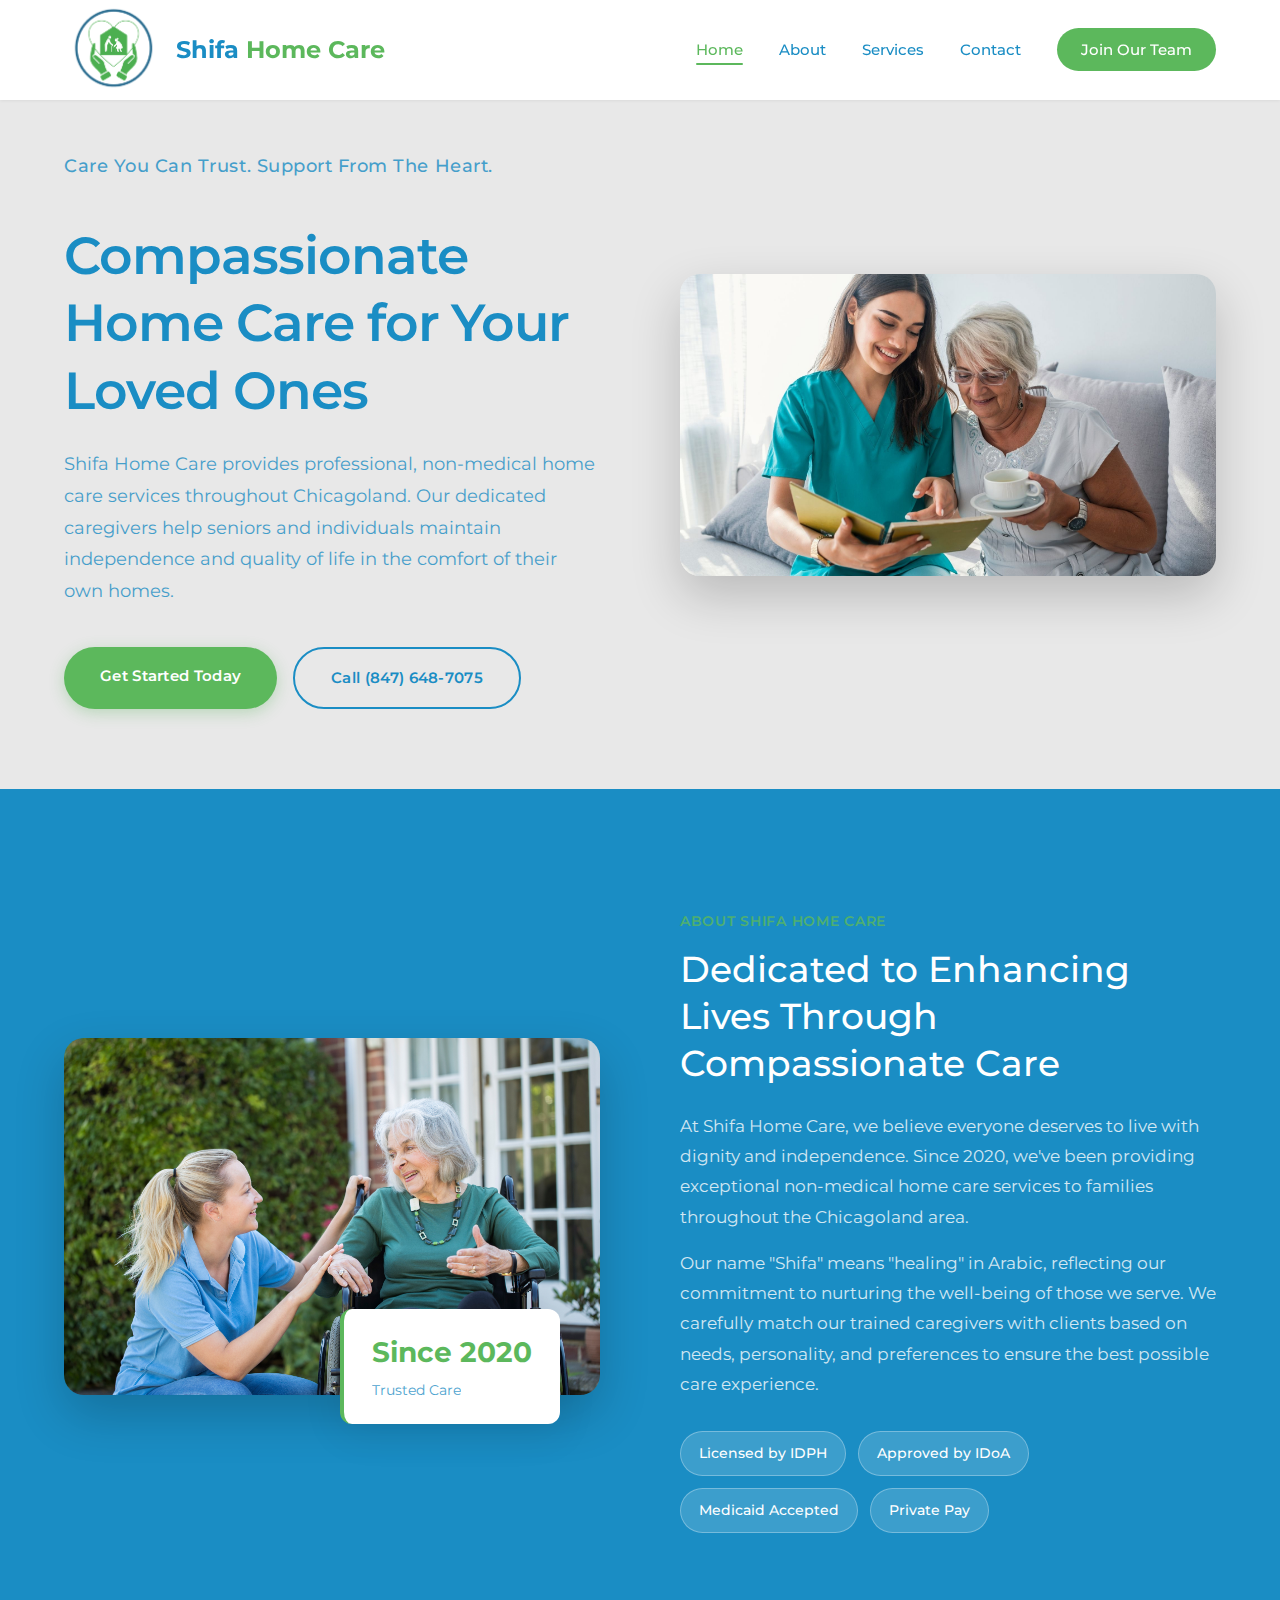
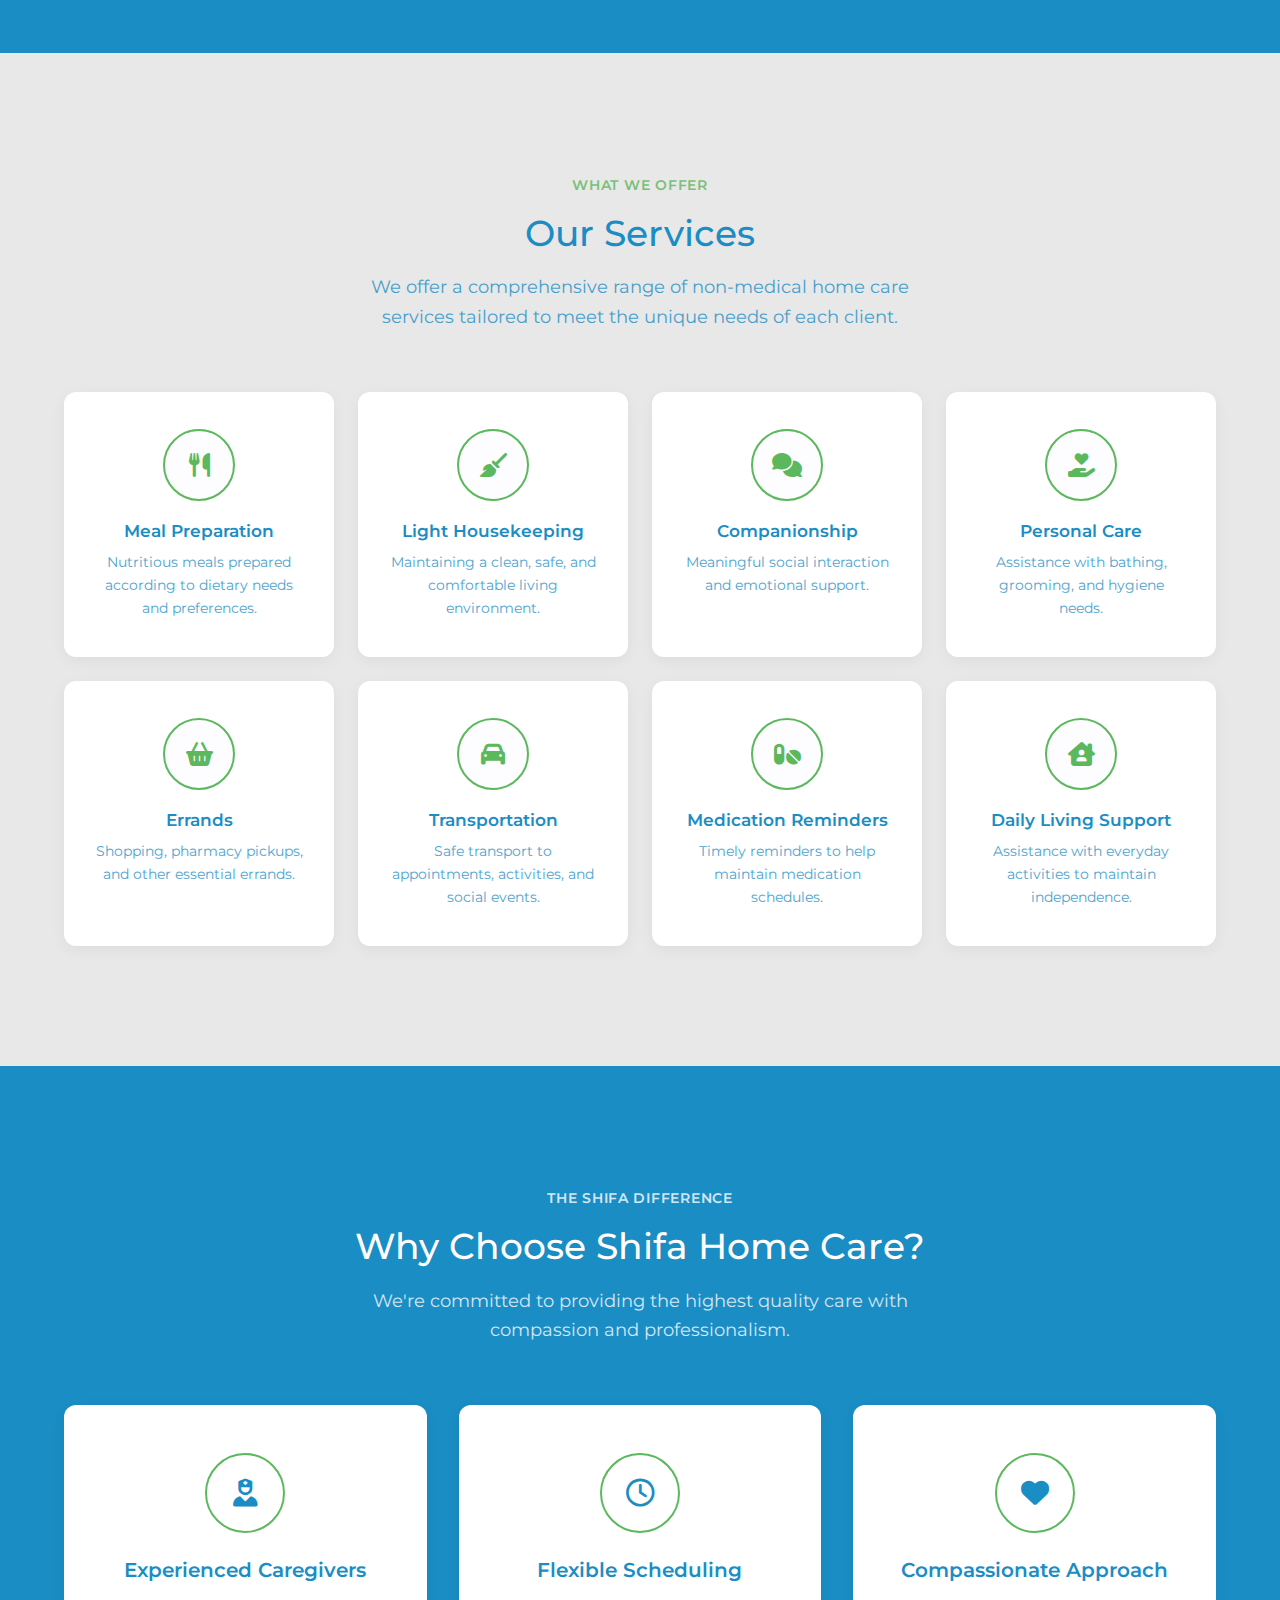
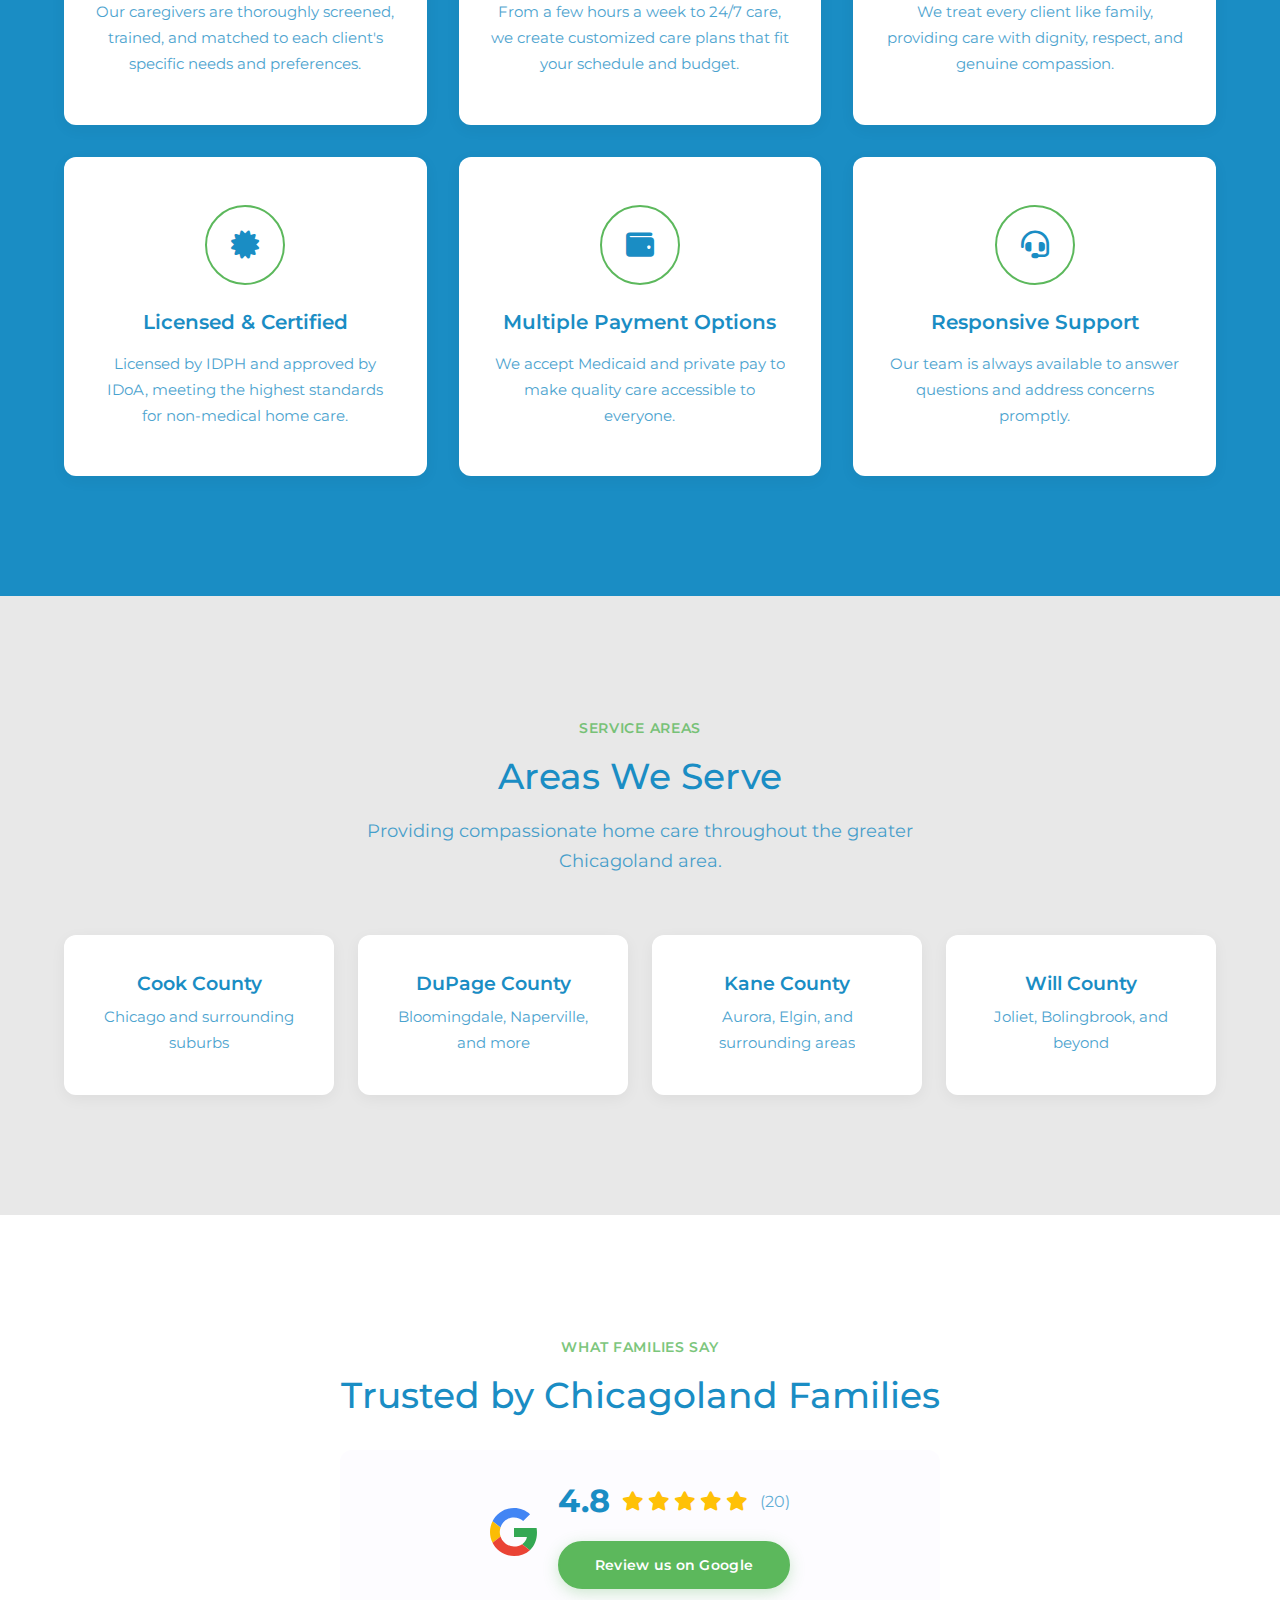
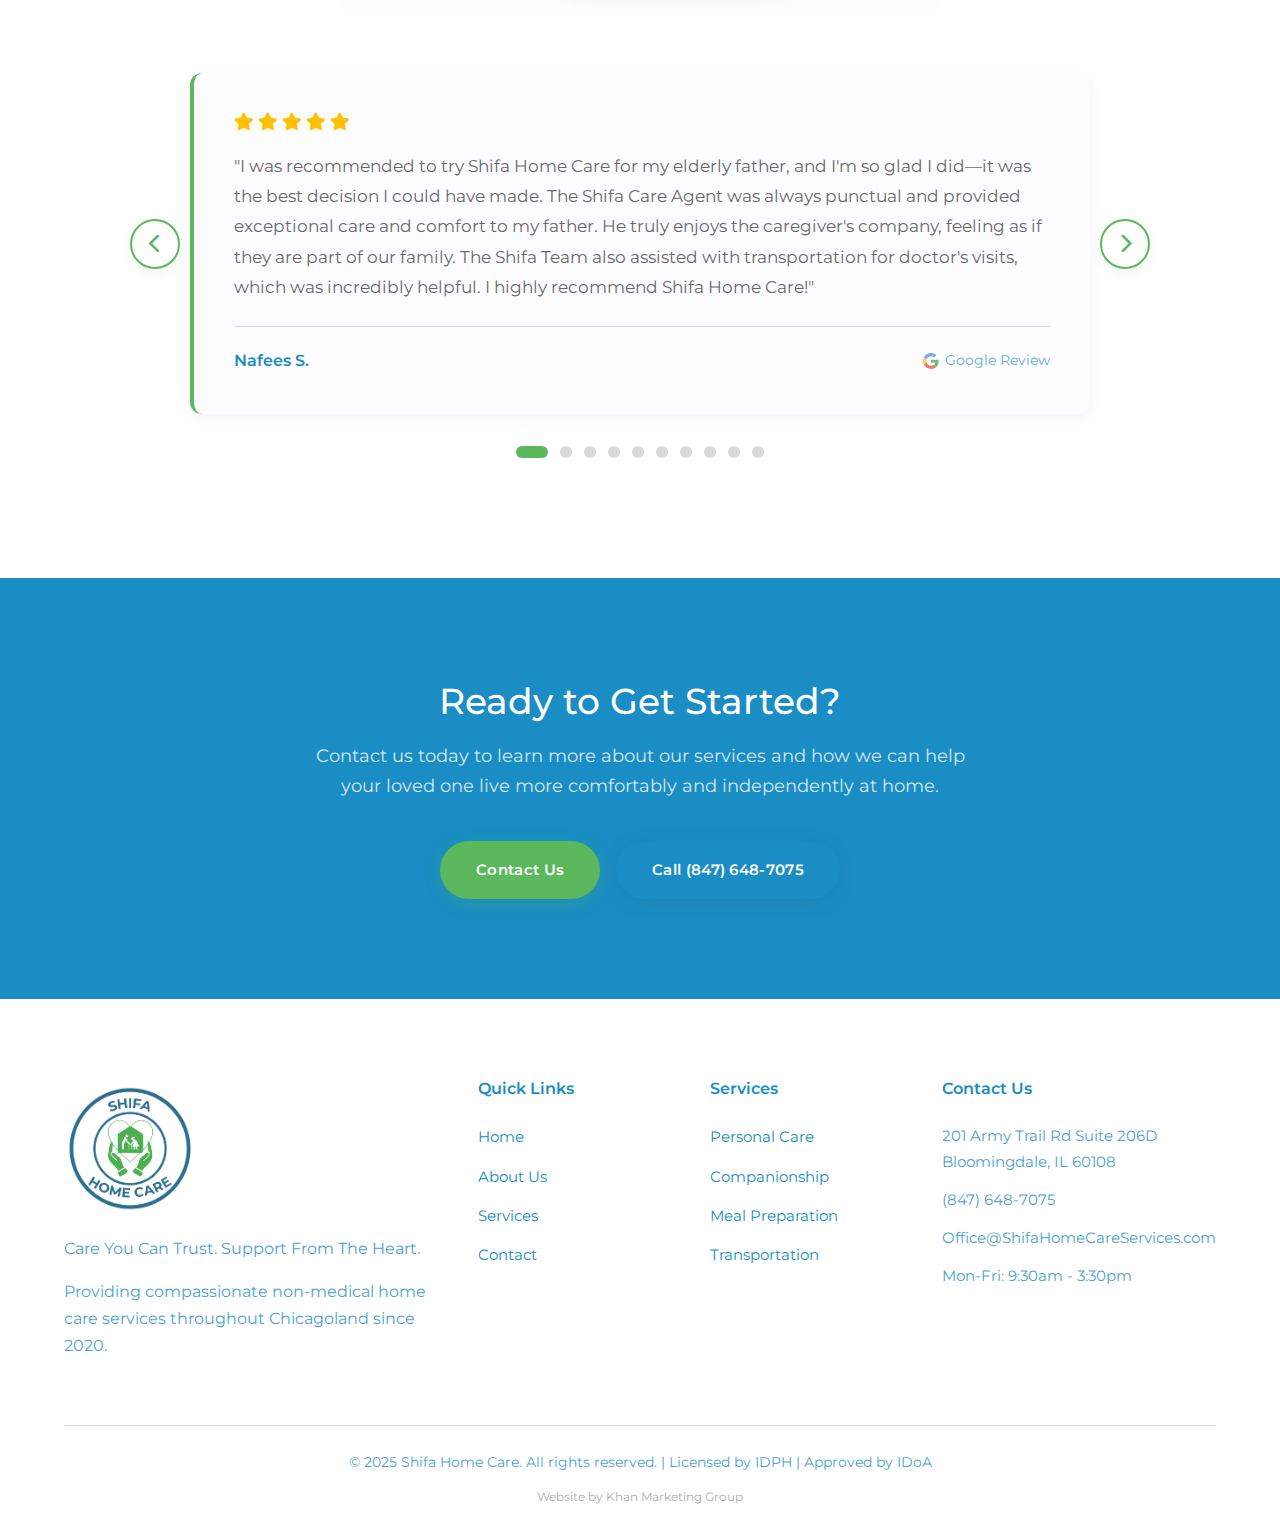
<file: index.html>
<!DOCTYPE html>
<html lang="en">
<head>
  <meta charset="UTF-8">
  <meta name="viewport" content="width=device-width, initial-scale=1.0">
  <meta name="description" content="Compassionate non-medical home care in Chicagoland. Serving Cook, DuPage, Kane & Will counties. Licensed by IDPH, approved by IDoA.">
  <meta name="keywords" content="home care, non-medical care, Chicagoland, Cook County, DuPage, Kane, Will, elderly care, companionship, personal care, caregiver">
  <meta name="author" content="Shifa Home Care">
  <meta name="robots" content="index, follow">

  <!-- Open Graph / Social Media -->
  <meta property="og:title" content="Shifa Home Care - Compassionate Home Care Services">
  <meta property="og:description" content="Care You Can Trust. Support From The Heart. Non-medical home care services in Chicagoland.">
  <meta property="og:type" content="website">
  <meta property="og:url" content="https://shifahomecareservices.com">
  <meta property="og:image" content="https://shifahomecareservices.com/images/shifa-logo-full.png">

  <!-- Google Analytics -->
  <script async src="https://www.googletagmanager.com/gtag/js?id=G-VCXKW2986H"></script>
  <script>
    window.dataLayer = window.dataLayer || [];
    function gtag(){dataLayer.push(arguments);}
    gtag('js', new Date());
    gtag('config', 'G-VCXKW2986H');
  </script>

  <!-- Google tag (gtag.js) -->
  <script async src="https://www.googletagmanager.com/gtag/js?id=AW-17873588995"></script>
  <script>
    window.dataLayer = window.dataLayer || [];
    function gtag(){dataLayer.push(arguments);}
    gtag('js', new Date());
    gtag('config', 'AW-17873588995');
  </script>

  <!-- Click to call conversion -->
  <script>
  function gtag_report_conversion(url) {
    var callback = function () {
      if (typeof(url) != 'undefined') {
        window.location = url;
      }
    };
    gtag('event', 'conversion', {
        'send_to': 'AW-17873588995/YzOrCJKG3OIbEIOm5cpC',
        'value': 1.0,
        'currency': 'USD',
        'event_callback': callback
    });
    return false;
  }
  </script>

  <title>Shifa Home Care | Non-Medical Home Care in Chicagoland</title>
  <link rel="canonical" href="https://shifahomecareservices.com/">
  <link rel="icon" type="image/png" sizes="32x32" href="images/shifa-favicon.png">
  <link rel="icon" type="image/png" sizes="16x16" href="images/shifa-favicon.png">
  <link rel="apple-touch-icon" sizes="180x180" href="images/shifa-favicon.png">
  <link rel="preconnect" href="https://fonts.googleapis.com">
  <link rel="preconnect" href="https://fonts.gstatic.com" crossorigin>
  <link href="https://fonts.googleapis.com/css2?family=Montserrat:wght@400;500;600;700&display=swap" rel="stylesheet">
  <link rel="stylesheet" href="https://cdnjs.cloudflare.com/ajax/libs/font-awesome/6.5.1/css/all.min.css">
  <link rel="stylesheet" href="css/styles.css">

  <!-- LocalBusiness Schema Markup -->
  <script type="application/ld+json">
  {
    "@context": "https://schema.org",
    "@type": "HomeHealthCareService",
    "name": "Shifa Home Care",
    "description": "Shifa Home Care provides compassionate non-medical in-home caregiver services for elderly care at home in Chicagoland. We offer an alternative to nursing home care with professional help for aging parents and senior care at home including companionship, personal care, respite care, and Alzheimer's and dementia care.",
    "url": "https://shifahomecareservices.com",
    "telephone": "+1-847-648-7075",
    "priceRange": "$$",
    "address": {
      "@type": "PostalAddress",
      "streetAddress": "201 Army Trail Rd Suite 206D",
      "addressLocality": "Bloomingdale",
      "addressRegion": "IL",
      "postalCode": "60108",
      "addressCountry": "US"
    },
    "geo": {
      "@type": "GeoCoordinates",
      "latitude": "41.9486",
      "longitude": "-88.0812"
    },
    "areaServed": [
      {
        "@type": "Place",
        "name": "Cook County, Illinois"
      },
      {
        "@type": "Place",
        "name": "DuPage County, Illinois"
      },
      {
        "@type": "Place",
        "name": "Kane County, Illinois"
      },
      {
        "@type": "Place",
        "name": "Will County, Illinois"
      }
    ],
    "serviceType": [
      "Non-medical home care",
      "In-home caregiving",
      "Elderly care",
      "Senior care",
      "Companionship",
      "Personal care",
      "Respite care",
      "Alzheimer's care",
      "Dementia care",
      "Meal preparation",
      "Light housekeeping",
      "Transportation services",
      "Medication reminders"
    ],
    "hasOfferCatalog": {
      "@type": "OfferCatalog",
      "name": "Home Care Services",
      "itemListElement": [
        {
          "@type": "Offer",
          "itemOffered": {
            "@type": "Service",
            "name": "Personal Care",
            "description": "Assistance with bathing, grooming, and hygiene needs"
          }
        },
        {
          "@type": "Offer",
          "itemOffered": {
            "@type": "Service",
            "name": "Companionship",
            "description": "Meaningful social interaction and emotional support"
          }
        },
        {
          "@type": "Offer",
          "itemOffered": {
            "@type": "Service",
            "name": "Meal Preparation",
            "description": "Nutritious meals prepared according to dietary needs and preferences"
          }
        },
        {
          "@type": "Offer",
          "itemOffered": {
            "@type": "Service",
            "name": "Transportation",
            "description": "Safe transport to appointments, activities, and social events"
          }
        }
      ]
    },
    "paymentAccepted": ["Medicaid", "Cash", "Check", "Credit Card"],
    "openingHoursSpecification": {
      "@type": "OpeningHoursSpecification",
      "dayOfWeek": [
        "Monday",
        "Tuesday",
        "Wednesday",
        "Thursday",
        "Friday"
      ],
      "opens": "09:30",
      "closes": "15:30"
    },
    "email": "Office@ShifaHomeCareServices.com",
    "image": "https://shifahomecareservices.com/images/shifa-logo-full.png",
    "logo": "https://shifahomecareservices.com/images/shifa-logo-full.png",
    "sameAs": [],
    "foundingDate": "2020",
    "slogan": "Care You Can Trust. Support From The Heart."
  }
  </script>
</head>
<body>
  <!-- Header -->
  <header>
    <nav class="container">
      <a href="index.html" class="logo">
        <img src="images/shifa-icon.png" alt="Shifa Home Care Logo">
        <span class="logo-text"><span class="blue">Shifa</span> <span class="green">Home Care</span></span>
      </a>

      <ul class="nav-links">
        <li><a href="index.html" class="active">Home</a></li>
        <li><a href="#about">About</a></li>
        <li><a href="#services">Services</a></li>
        <li><a href="contact.html">Contact</a></li>
        <li><a href="join-our-team.html" class="nav-cta">Join Our Team</a></li>
      </ul>

      <div class="mobile-menu-btn" onclick="toggleMenu()">
        <span></span>
        <span></span>
        <span></span>
      </div>
    </nav>
  </header>

  <!-- Hero Section -->
  <section class="hero">
    <div class="container">
      <div class="hero-content">
        <div class="hero-text">
          <p class="hero-tagline">Care You Can Trust. Support From The Heart.</p>
          <h1>Compassionate Home Care for Your Loved Ones</h1>
          <p>Shifa Home Care provides professional, non-medical home care services throughout Chicagoland. Our dedicated caregivers help seniors and individuals maintain independence and quality of life in the comfort of their own homes.</p>
          <div class="hero-buttons">
            <a href="contact.html" class="btn btn-primary">Get Started Today</a>
            <a href="tel:8476487075" class="btn btn-outline" onclick="return gtag_report_conversion('tel:8476487075')">Call (847) 648-7075</a>
          </div>
        </div>
        <div class="hero-image">
          <img src="images/hero.jpg" alt="Compassionate caregiver with client">
        </div>
      </div>
    </div>
  </section>

  <!-- About Section -->
  <section class="about" id="about">
    <div class="container">
      <div class="about-content">
        <div class="about-image">
          <img src="images/about.jpg" alt="Shifa Home Care team providing compassionate care">
          <div class="about-badge">
            <span>Since 2020</span>
            <small>Trusted Care</small>
          </div>
        </div>
        <div class="about-text">
          <p class="section-subtitle">About Shifa Home Care</p>
          <h2>Dedicated to Enhancing Lives Through Compassionate Care</h2>
          <p>At Shifa Home Care, we believe everyone deserves to live with dignity and independence. Since 2020, we've been providing exceptional non-medical home care services to families throughout the Chicagoland area.</p>
          <p>Our name "Shifa" means "healing" in Arabic, reflecting our commitment to nurturing the well-being of those we serve. We carefully match our trained caregivers with clients based on needs, personality, and preferences to ensure the best possible care experience.</p>
          <div class="credentials">
            <span class="credential-badge">Licensed by IDPH</span>
            <span class="credential-badge">Approved by IDoA</span>
            <span class="credential-badge">Medicaid Accepted</span>
            <span class="credential-badge">Private Pay</span>
          </div>
        </div>
      </div>
    </div>
  </section>

  <!-- Services Section -->
  <section class="services" id="services">
    <div class="container">
      <div class="section-header">
        <p class="section-subtitle">What We Offer</p>
        <h2>Our Services</h2>
        <p>We offer a comprehensive range of non-medical home care services tailored to meet the unique needs of each client.</p>
      </div>

      <div class="services-grid">
        <div class="service-card">
          <div class="service-icon"><i class="fa-solid fa-utensils"></i></div>
          <h3>Meal Preparation</h3>
          <p>Nutritious meals prepared according to dietary needs and preferences.</p>
        </div>

        <div class="service-card">
          <div class="service-icon"><i class="fa-solid fa-broom"></i></div>
          <h3>Light Housekeeping</h3>
          <p>Maintaining a clean, safe, and comfortable living environment.</p>
        </div>

        <div class="service-card">
          <div class="service-icon"><i class="fa-solid fa-comments"></i></div>
          <h3>Companionship</h3>
          <p>Meaningful social interaction and emotional support.</p>
        </div>

        <div class="service-card">
          <div class="service-icon"><i class="fa-solid fa-hand-holding-heart"></i></div>
          <h3>Personal Care</h3>
          <p>Assistance with bathing, grooming, and hygiene needs.</p>
        </div>

        <div class="service-card">
          <div class="service-icon"><i class="fa-solid fa-basket-shopping"></i></div>
          <h3>Errands</h3>
          <p>Shopping, pharmacy pickups, and other essential errands.</p>
        </div>

        <div class="service-card">
          <div class="service-icon"><i class="fa-solid fa-car"></i></div>
          <h3>Transportation</h3>
          <p>Safe transport to appointments, activities, and social events.</p>
        </div>

        <div class="service-card">
          <div class="service-icon"><i class="fa-solid fa-pills"></i></div>
          <h3>Medication Reminders</h3>
          <p>Timely reminders to help maintain medication schedules.</p>
        </div>

        <div class="service-card">
          <div class="service-icon"><i class="fa-solid fa-house-chimney-user"></i></div>
          <h3>Daily Living Support</h3>
          <p>Assistance with everyday activities to maintain independence.</p>
        </div>
      </div>
    </div>
  </section>

  <!-- Why Choose Us Section -->
  <section class="why-us">
    <div class="container">
      <div class="section-header">
        <p class="section-subtitle">The Shifa Difference</p>
        <h2>Why Choose Shifa Home Care?</h2>
        <p>We're committed to providing the highest quality care with compassion and professionalism.</p>
      </div>

      <div class="why-us-grid">
        <div class="why-us-card">
          <div class="why-us-icon"><i class="fa-solid fa-user-nurse"></i></div>
          <h3>Experienced Caregivers</h3>
          <p>Our caregivers are thoroughly screened, trained, and matched to each client's specific needs and preferences.</p>
        </div>

        <div class="why-us-card">
          <div class="why-us-icon"><i class="fa-regular fa-clock"></i></div>
          <h3>Flexible Scheduling</h3>
          <p>From a few hours a week to 24/7 care, we create customized care plans that fit your schedule and budget.</p>
        </div>

        <div class="why-us-card">
          <div class="why-us-icon"><i class="fa-solid fa-heart"></i></div>
          <h3>Compassionate Approach</h3>
          <p>We treat every client like family, providing care with dignity, respect, and genuine compassion.</p>
        </div>

        <div class="why-us-card">
          <div class="why-us-icon"><i class="fa-solid fa-certificate"></i></div>
          <h3>Licensed & Certified</h3>
          <p>Licensed by IDPH and approved by IDoA, meeting the highest standards for non-medical home care.</p>
        </div>

        <div class="why-us-card">
          <div class="why-us-icon"><i class="fa-solid fa-wallet"></i></div>
          <h3>Multiple Payment Options</h3>
          <p>We accept Medicaid and private pay to make quality care accessible to everyone.</p>
        </div>

        <div class="why-us-card">
          <div class="why-us-icon"><i class="fa-solid fa-headset"></i></div>
          <h3>Responsive Support</h3>
          <p>Our team is always available to answer questions and address concerns promptly.</p>
        </div>
      </div>
    </div>
  </section>

  <!-- Service Areas Section -->
  <section class="service-areas">
    <div class="container">
      <div class="section-header">
        <p class="section-subtitle">Service Areas</p>
        <h2>Areas We Serve</h2>
        <p>Providing compassionate home care throughout the greater Chicagoland area.</p>
      </div>

      <div class="areas-grid">
        <div class="area-card">
          <h3>Cook County</h3>
          <p>Chicago and surrounding suburbs</p>
        </div>

        <div class="area-card">
          <h3>DuPage County</h3>
          <p>Bloomingdale, Naperville, and more</p>
        </div>

        <div class="area-card">
          <h3>Kane County</h3>
          <p>Aurora, Elgin, and surrounding areas</p>
        </div>

        <div class="area-card">
          <h3>Will County</h3>
          <p>Joliet, Bolingbrook, and beyond</p>
        </div>
      </div>
    </div>
  </section>

  <!-- Testimonials Section -->
  <section class="testimonials">
    <div class="container">
      <div class="section-header">
        <p class="section-subtitle">What Families Say</p>
        <h2>Trusted by Chicagoland Families</h2>
        <div class="google-rating-header">
          <svg xmlns="http://www.w3.org/2000/svg" viewBox="0 0 48 48" width="48" height="48" style="flex-shrink: 0;">
            <path fill="#4285F4" d="M24 9.5c3.54 0 6.71 1.22 9.21 3.6l6.85-6.85C35.9 2.38 30.47 0 24 0 14.62 0 6.51 5.38 2.56 13.22l7.98 6.19C12.43 13.72 17.74 9.5 24 9.5z"/>
            <path fill="#34A853" d="M46.98 24.55c0-1.57-.15-3.09-.38-4.55H24v9.02h12.94c-.58 2.96-2.26 5.48-4.78 7.18l7.73 6c4.51-4.18 7.09-10.36 7.09-17.65z"/>
            <path fill="#FBBC04" d="M10.53 28.59c-.48-1.45-.76-2.99-.76-4.59s.27-3.14.76-4.59l-7.98-6.19C.92 16.46 0 20.12 0 24c0 3.88.92 7.54 2.56 10.78l7.97-6.19z"/>
            <path fill="#EA4335" d="M24 48c6.48 0 11.93-2.13 15.89-5.81l-7.73-6c-2.15 1.45-4.92 2.3-8.16 2.3-6.26 0-11.57-4.22-13.47-9.91l-7.98 6.19C6.51 42.62 14.62 48 24 48z"/>
          </svg>
          <div class="rating-info">
            <div class="rating-stars">
              <span class="rating-number">4.8</span>
              <div class="stars">
                <i class="fa-solid fa-star"></i>
                <i class="fa-solid fa-star"></i>
                <i class="fa-solid fa-star"></i>
                <i class="fa-solid fa-star"></i>
                <i class="fa-solid fa-star"></i>
              </div>
              <span class="review-count">(20)</span>
            </div>
            <a href="https://g.page/r/CWboLMPCOFntEBM/review" target="_blank" rel="noopener noreferrer" class="btn btn-review">Review us on Google</a>
          </div>
        </div>
      </div>

      <div class="testimonials-slider-container">
        <button class="slider-btn slider-prev" onclick="changeReview(-1)">
          <i class="fa-solid fa-chevron-left"></i>
        </button>

        <div class="testimonials-slider">
          <!-- Review 1 -->
          <div class="testimonial-slide active">
            <div class="stars">
              <i class="fa-solid fa-star"></i>
              <i class="fa-solid fa-star"></i>
              <i class="fa-solid fa-star"></i>
              <i class="fa-solid fa-star"></i>
              <i class="fa-solid fa-star"></i>
            </div>
            <p class="testimonial-text">"I was recommended to try Shifa Home Care for my elderly father, and I'm so glad I did—it was the best decision I could have made. The Shifa Care Agent was always punctual and provided exceptional care and comfort to my father. He truly enjoys the caregiver's company, feeling as if they are part of our family. The Shifa Team also assisted with transportation for doctor's visits, which was incredibly helpful. I highly recommend Shifa Home Care!"</p>
            <div class="testimonial-author">
              <strong>Nafees S.</strong>
              <span class="google-badge"><svg xmlns="http://www.w3.org/2000/svg" viewBox="0 0 48 48" width="16" height="16" style="vertical-align: middle;">
                <path fill="#4285F4" d="M24 9.5c3.54 0 6.71 1.22 9.21 3.6l6.85-6.85C35.9 2.38 30.47 0 24 0 14.62 0 6.51 5.38 2.56 13.22l7.98 6.19C12.43 13.72 17.74 9.5 24 9.5z"/>
                <path fill="#34A853" d="M46.98 24.55c0-1.57-.15-3.09-.38-4.55H24v9.02h12.94c-.58 2.96-2.26 5.48-4.78 7.18l7.73 6c4.51-4.18 7.09-10.36 7.09-17.65z"/>
                <path fill="#FBBC04" d="M10.53 28.59c-.48-1.45-.76-2.99-.76-4.59s.27-3.14.76-4.59l-7.98-6.19C.92 16.46 0 20.12 0 24c0 3.88.92 7.54 2.56 10.78l7.97-6.19z"/>
                <path fill="#EA4335" d="M24 48c6.48 0 11.93-2.13 15.89-5.81l-7.73-6c-2.15 1.45-4.92 2.3-8.16 2.3-6.26 0-11.57-4.22-13.47-9.91l-7.98 6.19C6.51 42.62 14.62 48 24 48z"/>
              </svg> Google Review</span>
            </div>
          </div>

          <!-- Review 2 -->
          <div class="testimonial-slide">
            <div class="stars">
              <i class="fa-solid fa-star"></i>
              <i class="fa-solid fa-star"></i>
              <i class="fa-solid fa-star"></i>
              <i class="fa-solid fa-star"></i>
              <i class="fa-solid fa-star"></i>
            </div>
            <p class="testimonial-text">"Great experience! The staff was caring, professional, and easy to work with. They really looked after my family like their own. Highly recommend."</p>
            <div class="testimonial-author">
              <strong>Zak A.</strong>
              <span class="google-badge"><svg xmlns="http://www.w3.org/2000/svg" viewBox="0 0 48 48" width="16" height="16" style="vertical-align: middle;">
                <path fill="#4285F4" d="M24 9.5c3.54 0 6.71 1.22 9.21 3.6l6.85-6.85C35.9 2.38 30.47 0 24 0 14.62 0 6.51 5.38 2.56 13.22l7.98 6.19C12.43 13.72 17.74 9.5 24 9.5z"/>
                <path fill="#34A853" d="M46.98 24.55c0-1.57-.15-3.09-.38-4.55H24v9.02h12.94c-.58 2.96-2.26 5.48-4.78 7.18l7.73 6c4.51-4.18 7.09-10.36 7.09-17.65z"/>
                <path fill="#FBBC04" d="M10.53 28.59c-.48-1.45-.76-2.99-.76-4.59s.27-3.14.76-4.59l-7.98-6.19C.92 16.46 0 20.12 0 24c0 3.88.92 7.54 2.56 10.78l7.97-6.19z"/>
                <path fill="#EA4335" d="M24 48c6.48 0 11.93-2.13 15.89-5.81l-7.73-6c-2.15 1.45-4.92 2.3-8.16 2.3-6.26 0-11.57-4.22-13.47-9.91l-7.98 6.19C6.51 42.62 14.62 48 24 48z"/>
              </svg> Google Review</span>
            </div>
          </div>

          <!-- Review 3 -->
          <div class="testimonial-slide">
            <div class="stars">
              <i class="fa-solid fa-star"></i>
              <i class="fa-solid fa-star"></i>
              <i class="fa-solid fa-star"></i>
              <i class="fa-solid fa-star"></i>
              <i class="fa-solid fa-star"></i>
            </div>
            <p class="testimonial-text">"We had 2 caregivers for our family from Shifa Home Care for our grandparents and they are very caring and you can tell they care for elders as well. 10/10 experience"</p>
            <div class="testimonial-author">
              <strong>Kayenath K.</strong>
              <span class="google-badge"><svg xmlns="http://www.w3.org/2000/svg" viewBox="0 0 48 48" width="16" height="16" style="vertical-align: middle;">
                <path fill="#4285F4" d="M24 9.5c3.54 0 6.71 1.22 9.21 3.6l6.85-6.85C35.9 2.38 30.47 0 24 0 14.62 0 6.51 5.38 2.56 13.22l7.98 6.19C12.43 13.72 17.74 9.5 24 9.5z"/>
                <path fill="#34A853" d="M46.98 24.55c0-1.57-.15-3.09-.38-4.55H24v9.02h12.94c-.58 2.96-2.26 5.48-4.78 7.18l7.73 6c4.51-4.18 7.09-10.36 7.09-17.65z"/>
                <path fill="#FBBC04" d="M10.53 28.59c-.48-1.45-.76-2.99-.76-4.59s.27-3.14.76-4.59l-7.98-6.19C.92 16.46 0 20.12 0 24c0 3.88.92 7.54 2.56 10.78l7.97-6.19z"/>
                <path fill="#EA4335" d="M24 48c6.48 0 11.93-2.13 15.89-5.81l-7.73-6c-2.15 1.45-4.92 2.3-8.16 2.3-6.26 0-11.57-4.22-13.47-9.91l-7.98 6.19C6.51 42.62 14.62 48 24 48z"/>
              </svg> Google Review</span>
            </div>
          </div>

          <!-- Review 4 -->
          <div class="testimonial-slide">
            <div class="stars">
              <i class="fa-solid fa-star"></i>
              <i class="fa-solid fa-star"></i>
              <i class="fa-solid fa-star"></i>
              <i class="fa-solid fa-star"></i>
              <i class="fa-solid fa-star"></i>
            </div>
            <p class="testimonial-text">"I was recommended Shifa Home Care for my grandparents from a family friend. The team is excellent and very friendly!"</p>
            <div class="testimonial-author">
              <strong>Amaan S.</strong>
              <span class="google-badge"><svg xmlns="http://www.w3.org/2000/svg" viewBox="0 0 48 48" width="16" height="16" style="vertical-align: middle;">
                <path fill="#4285F4" d="M24 9.5c3.54 0 6.71 1.22 9.21 3.6l6.85-6.85C35.9 2.38 30.47 0 24 0 14.62 0 6.51 5.38 2.56 13.22l7.98 6.19C12.43 13.72 17.74 9.5 24 9.5z"/>
                <path fill="#34A853" d="M46.98 24.55c0-1.57-.15-3.09-.38-4.55H24v9.02h12.94c-.58 2.96-2.26 5.48-4.78 7.18l7.73 6c4.51-4.18 7.09-10.36 7.09-17.65z"/>
                <path fill="#FBBC04" d="M10.53 28.59c-.48-1.45-.76-2.99-.76-4.59s.27-3.14.76-4.59l-7.98-6.19C.92 16.46 0 20.12 0 24c0 3.88.92 7.54 2.56 10.78l7.97-6.19z"/>
                <path fill="#EA4335" d="M24 48c6.48 0 11.93-2.13 15.89-5.81l-7.73-6c-2.15 1.45-4.92 2.3-8.16 2.3-6.26 0-11.57-4.22-13.47-9.91l-7.98 6.19C6.51 42.62 14.62 48 24 48z"/>
              </svg> Google Review</span>
            </div>
          </div>

          <!-- Review 5 -->
          <div class="testimonial-slide">
            <div class="stars">
              <i class="fa-solid fa-star"></i>
              <i class="fa-solid fa-star"></i>
              <i class="fa-solid fa-star"></i>
              <i class="fa-solid fa-star"></i>
              <i class="fa-solid fa-star"></i>
            </div>
            <p class="testimonial-text">"I've loved working with Shifa. They're always there for me night and day and I know I can always count on them when I need help or have questions."</p>
            <div class="testimonial-author">
              <strong>Abida T.</strong>
              <span class="google-badge"><svg xmlns="http://www.w3.org/2000/svg" viewBox="0 0 48 48" width="16" height="16" style="vertical-align: middle;">
                <path fill="#4285F4" d="M24 9.5c3.54 0 6.71 1.22 9.21 3.6l6.85-6.85C35.9 2.38 30.47 0 24 0 14.62 0 6.51 5.38 2.56 13.22l7.98 6.19C12.43 13.72 17.74 9.5 24 9.5z"/>
                <path fill="#34A853" d="M46.98 24.55c0-1.57-.15-3.09-.38-4.55H24v9.02h12.94c-.58 2.96-2.26 5.48-4.78 7.18l7.73 6c4.51-4.18 7.09-10.36 7.09-17.65z"/>
                <path fill="#FBBC04" d="M10.53 28.59c-.48-1.45-.76-2.99-.76-4.59s.27-3.14.76-4.59l-7.98-6.19C.92 16.46 0 20.12 0 24c0 3.88.92 7.54 2.56 10.78l7.97-6.19z"/>
                <path fill="#EA4335" d="M24 48c6.48 0 11.93-2.13 15.89-5.81l-7.73-6c-2.15 1.45-4.92 2.3-8.16 2.3-6.26 0-11.57-4.22-13.47-9.91l-7.98 6.19C6.51 42.62 14.62 48 24 48z"/>
              </svg> Google Review</span>
            </div>
          </div>

          <!-- Review 6 -->
          <div class="testimonial-slide">
            <div class="stars">
              <i class="fa-solid fa-star"></i>
              <i class="fa-solid fa-star"></i>
              <i class="fa-solid fa-star"></i>
              <i class="fa-solid fa-star"></i>
              <i class="fa-solid fa-star"></i>
            </div>
            <p class="testimonial-text">"I only have positive feedback for Shifa Home Care as I've personally worked with them. The staff is very helpful and super supportive throughout the whole process. Best health organization. Would totally recommend everyone to Shifa Home Care."</p>
            <div class="testimonial-author">
              <strong>Afreen Q.</strong>
              <span class="google-badge"><svg xmlns="http://www.w3.org/2000/svg" viewBox="0 0 48 48" width="16" height="16" style="vertical-align: middle;">
                <path fill="#4285F4" d="M24 9.5c3.54 0 6.71 1.22 9.21 3.6l6.85-6.85C35.9 2.38 30.47 0 24 0 14.62 0 6.51 5.38 2.56 13.22l7.98 6.19C12.43 13.72 17.74 9.5 24 9.5z"/>
                <path fill="#34A853" d="M46.98 24.55c0-1.57-.15-3.09-.38-4.55H24v9.02h12.94c-.58 2.96-2.26 5.48-4.78 7.18l7.73 6c4.51-4.18 7.09-10.36 7.09-17.65z"/>
                <path fill="#FBBC04" d="M10.53 28.59c-.48-1.45-.76-2.99-.76-4.59s.27-3.14.76-4.59l-7.98-6.19C.92 16.46 0 20.12 0 24c0 3.88.92 7.54 2.56 10.78l7.97-6.19z"/>
                <path fill="#EA4335" d="M24 48c6.48 0 11.93-2.13 15.89-5.81l-7.73-6c-2.15 1.45-4.92 2.3-8.16 2.3-6.26 0-11.57-4.22-13.47-9.91l-7.98 6.19C6.51 42.62 14.62 48 24 48z"/>
              </svg> Google Review</span>
            </div>
          </div>

          <!-- Review 7 -->
          <div class="testimonial-slide">
            <div class="stars">
              <i class="fa-solid fa-star"></i>
              <i class="fa-solid fa-star"></i>
              <i class="fa-solid fa-star"></i>
              <i class="fa-solid fa-star"></i>
              <i class="fa-solid fa-star"></i>
            </div>
            <p class="testimonial-text">"If you're looking for reliable, compassionate, and professional home care services, Shifa Home Care Services is the perfect choice. They truly set the standard for quality care!"</p>
            <div class="testimonial-author">
              <strong>Faiz S.</strong>
              <span class="google-badge"><svg xmlns="http://www.w3.org/2000/svg" viewBox="0 0 48 48" width="16" height="16" style="vertical-align: middle;">
                <path fill="#4285F4" d="M24 9.5c3.54 0 6.71 1.22 9.21 3.6l6.85-6.85C35.9 2.38 30.47 0 24 0 14.62 0 6.51 5.38 2.56 13.22l7.98 6.19C12.43 13.72 17.74 9.5 24 9.5z"/>
                <path fill="#34A853" d="M46.98 24.55c0-1.57-.15-3.09-.38-4.55H24v9.02h12.94c-.58 2.96-2.26 5.48-4.78 7.18l7.73 6c4.51-4.18 7.09-10.36 7.09-17.65z"/>
                <path fill="#FBBC04" d="M10.53 28.59c-.48-1.45-.76-2.99-.76-4.59s.27-3.14.76-4.59l-7.98-6.19C.92 16.46 0 20.12 0 24c0 3.88.92 7.54 2.56 10.78l7.97-6.19z"/>
                <path fill="#EA4335" d="M24 48c6.48 0 11.93-2.13 15.89-5.81l-7.73-6c-2.15 1.45-4.92 2.3-8.16 2.3-6.26 0-11.57-4.22-13.47-9.91l-7.98 6.19C6.51 42.62 14.62 48 24 48z"/>
              </svg> Google Review</span>
            </div>
          </div>

          <!-- Review 8 -->
          <div class="testimonial-slide">
            <div class="stars">
              <i class="fa-solid fa-star"></i>
              <i class="fa-solid fa-star"></i>
              <i class="fa-solid fa-star"></i>
              <i class="fa-solid fa-star"></i>
              <i class="fa-solid fa-star"></i>
            </div>
            <p class="testimonial-text">"My family and I are immensely thankful to Shifa Home Care for their compassionate and professional care. The caregiver has been outstanding in helping care for Mom through the worst phases of her illness. She has been professional, punctual, compassionate, and proactive. The quality of care provided is excellent. I highly recommend it to anyone that needs a dedicated, hardworking, trustworthy, and kind caregiver."</p>
            <div class="testimonial-author">
              <strong>Yasmeen K.</strong>
              <span class="google-badge"><svg xmlns="http://www.w3.org/2000/svg" viewBox="0 0 48 48" width="16" height="16" style="vertical-align: middle;">
                <path fill="#4285F4" d="M24 9.5c3.54 0 6.71 1.22 9.21 3.6l6.85-6.85C35.9 2.38 30.47 0 24 0 14.62 0 6.51 5.38 2.56 13.22l7.98 6.19C12.43 13.72 17.74 9.5 24 9.5z"/>
                <path fill="#34A853" d="M46.98 24.55c0-1.57-.15-3.09-.38-4.55H24v9.02h12.94c-.58 2.96-2.26 5.48-4.78 7.18l7.73 6c4.51-4.18 7.09-10.36 7.09-17.65z"/>
                <path fill="#FBBC04" d="M10.53 28.59c-.48-1.45-.76-2.99-.76-4.59s.27-3.14.76-4.59l-7.98-6.19C.92 16.46 0 20.12 0 24c0 3.88.92 7.54 2.56 10.78l7.97-6.19z"/>
                <path fill="#EA4335" d="M24 48c6.48 0 11.93-2.13 15.89-5.81l-7.73-6c-2.15 1.45-4.92 2.3-8.16 2.3-6.26 0-11.57-4.22-13.47-9.91l-7.98 6.19C6.51 42.62 14.62 48 24 48z"/>
              </svg> Google Review</span>
            </div>
          </div>

          <!-- Review 9 -->
          <div class="testimonial-slide">
            <div class="stars">
              <i class="fa-solid fa-star"></i>
              <i class="fa-solid fa-star"></i>
              <i class="fa-solid fa-star"></i>
              <i class="fa-solid fa-star"></i>
              <i class="fa-solid fa-star"></i>
            </div>
            <p class="testimonial-text">"I hired Shifa Care for a couple of my elderly family members and they did an amazing job. The services and caretakers are extremely supportive and helpful. Loved the entire process. Keep up the great services!"</p>
            <div class="testimonial-author">
              <strong>Reshma Z.</strong>
              <span class="google-badge"><svg xmlns="http://www.w3.org/2000/svg" viewBox="0 0 48 48" width="16" height="16" style="vertical-align: middle;">
                <path fill="#4285F4" d="M24 9.5c3.54 0 6.71 1.22 9.21 3.6l6.85-6.85C35.9 2.38 30.47 0 24 0 14.62 0 6.51 5.38 2.56 13.22l7.98 6.19C12.43 13.72 17.74 9.5 24 9.5z"/>
                <path fill="#34A853" d="M46.98 24.55c0-1.57-.15-3.09-.38-4.55H24v9.02h12.94c-.58 2.96-2.26 5.48-4.78 7.18l7.73 6c4.51-4.18 7.09-10.36 7.09-17.65z"/>
                <path fill="#FBBC04" d="M10.53 28.59c-.48-1.45-.76-2.99-.76-4.59s.27-3.14.76-4.59l-7.98-6.19C.92 16.46 0 20.12 0 24c0 3.88.92 7.54 2.56 10.78l7.97-6.19z"/>
                <path fill="#EA4335" d="M24 48c6.48 0 11.93-2.13 15.89-5.81l-7.73-6c-2.15 1.45-4.92 2.3-8.16 2.3-6.26 0-11.57-4.22-13.47-9.91l-7.98 6.19C6.51 42.62 14.62 48 24 48z"/>
              </svg> Google Review</span>
            </div>
          </div>

          <!-- Review 10 -->
          <div class="testimonial-slide">
            <div class="stars">
              <i class="fa-solid fa-star"></i>
              <i class="fa-solid fa-star"></i>
              <i class="fa-solid fa-star"></i>
              <i class="fa-solid fa-star"></i>
              <i class="fa-solid fa-star"></i>
            </div>
            <p class="testimonial-text">"Shifa offers professional, on time and capable home care assistance. I would recommend them for your home care needs."</p>
            <div class="testimonial-author">
              <strong>Nate T.</strong>
              <span class="google-badge"><svg xmlns="http://www.w3.org/2000/svg" viewBox="0 0 48 48" width="16" height="16" style="vertical-align: middle;">
                <path fill="#4285F4" d="M24 9.5c3.54 0 6.71 1.22 9.21 3.6l6.85-6.85C35.9 2.38 30.47 0 24 0 14.62 0 6.51 5.38 2.56 13.22l7.98 6.19C12.43 13.72 17.74 9.5 24 9.5z"/>
                <path fill="#34A853" d="M46.98 24.55c0-1.57-.15-3.09-.38-4.55H24v9.02h12.94c-.58 2.96-2.26 5.48-4.78 7.18l7.73 6c4.51-4.18 7.09-10.36 7.09-17.65z"/>
                <path fill="#FBBC04" d="M10.53 28.59c-.48-1.45-.76-2.99-.76-4.59s.27-3.14.76-4.59l-7.98-6.19C.92 16.46 0 20.12 0 24c0 3.88.92 7.54 2.56 10.78l7.97-6.19z"/>
                <path fill="#EA4335" d="M24 48c6.48 0 11.93-2.13 15.89-5.81l-7.73-6c-2.15 1.45-4.92 2.3-8.16 2.3-6.26 0-11.57-4.22-13.47-9.91l-7.98 6.19C6.51 42.62 14.62 48 24 48z"/>
              </svg> Google Review</span>
            </div>
          </div>
        </div>

        <button class="slider-btn slider-next" onclick="changeReview(1)">
          <i class="fa-solid fa-chevron-right"></i>
        </button>
      </div>

      <div class="slider-dots">
        <span class="dot active" onclick="goToReview(0)"></span>
        <span class="dot" onclick="goToReview(1)"></span>
        <span class="dot" onclick="goToReview(2)"></span>
        <span class="dot" onclick="goToReview(3)"></span>
        <span class="dot" onclick="goToReview(4)"></span>
        <span class="dot" onclick="goToReview(5)"></span>
        <span class="dot" onclick="goToReview(6)"></span>
        <span class="dot" onclick="goToReview(7)"></span>
        <span class="dot" onclick="goToReview(8)"></span>
        <span class="dot" onclick="goToReview(9)"></span>
      </div>
    </div>
  </section>

  <!-- CTA Section -->
  <section class="cta">
    <div class="container">
      <div class="cta-content">
        <h2>Ready to Get Started?</h2>
        <p>Contact us today to learn more about our services and how we can help your loved one live more comfortably and independently at home.</p>
        <div class="cta-buttons">
          <a href="contact.html" class="btn btn-primary">Contact Us</a>
          <a href="tel:8476487075" class="btn btn-secondary" onclick="return gtag_report_conversion('tel:8476487075')">Call (847) 648-7075</a>
        </div>
      </div>
    </div>
  </section>

  <!-- Footer -->
  <footer>
    <div class="container">
      <div class="footer-content">
        <div class="footer-brand">
          <a href="index.html"><img src="images/shifa-logo-full.png" alt="Shifa Home Care" class="footer-logo"></a>
          <p>Care You Can Trust. Support From The Heart.</p>
          <p>Providing compassionate non-medical home care services throughout Chicagoland since 2020.</p>
        </div>

        <div class="footer-links">
          <h4>Quick Links</h4>
          <ul>
            <li><a href="index.html">Home</a></li>
            <li><a href="#about">About Us</a></li>
            <li><a href="#services">Services</a></li>
            <li><a href="contact.html">Contact</a></li>
          </ul>
        </div>

        <div class="footer-links">
          <h4>Services</h4>
          <ul>
            <li><a href="#services">Personal Care</a></li>
            <li><a href="#services">Companionship</a></li>
            <li><a href="#services">Meal Preparation</a></li>
            <li><a href="#services">Transportation</a></li>
          </ul>
        </div>

        <div class="footer-links footer-contact">
          <h4>Contact Us</h4>
          <p>201 Army Trail Rd Suite 206D<br>Bloomingdale, IL 60108</p>
          <p><a href="tel:8476487075" onclick="return gtag_report_conversion('tel:8476487075')">(847) 648-7075</a></p>
          <p><a href="mailto:Office@ShifaHomeCareServices.com">Office@ShifaHomeCareServices.com</a></p>
          <p>Mon-Fri: 9:30am - 3:30pm</p>
        </div>
      </div>

      <div class="footer-bottom">
        <p>&copy; 2025 Shifa Home Care. All rights reserved. | Licensed by IDPH | Approved by IDoA</p>
        <p class="footer-credit">Website by <a href="https://khanmarketinggroup.com" target="_blank" rel="noopener noreferrer">Khan Marketing Group</a></p>
      </div>
    </div>
  </footer>

  <script>
    // Mobile menu toggle
    function toggleMenu() {
      const navLinks = document.querySelector('.nav-links');
      navLinks.classList.toggle('active');
    }

    // Smooth scroll for anchor links
    document.querySelectorAll('a[href^="#"]').forEach(anchor => {
      anchor.addEventListener('click', function(e) {
        e.preventDefault();
        const target = document.querySelector(this.getAttribute('href'));
        if (target) {
          target.scrollIntoView({
            behavior: 'smooth',
            block: 'start'
          });
          // Close mobile menu if open
          document.querySelector('.nav-links').classList.remove('active');
        }
      });
    });

    // Simple Review Slider (Manual Navigation Only)
    let currentReview = 0;
    const slides = document.querySelectorAll('.testimonial-slide');
    const dots = document.querySelectorAll('.slider-dots .dot');
    const totalReviews = slides.length;

    function showReview(index) {
      // Hide all slides
      slides.forEach(slide => {
        slide.classList.remove('active');
      });

      // Remove active from all dots
      dots.forEach(dot => {
        dot.classList.remove('active');
      });

      // Show current slide
      if (slides[index]) {
        slides[index].classList.add('active');
      }

      // Activate current dot
      if (dots[index]) {
        dots[index].classList.add('active');
      }

      currentReview = index;
    }

    function changeReview(direction) {
      let newIndex = currentReview + direction;

      // Loop around
      if (newIndex < 0) {
        newIndex = totalReviews - 1;
      } else if (newIndex >= totalReviews) {
        newIndex = 0;
      }

      showReview(newIndex);
    }

    function goToReview(index) {
      showReview(index);
    }

    // Initialize - show first review
    showReview(0);
  </script>
</body>
</html>
</file>
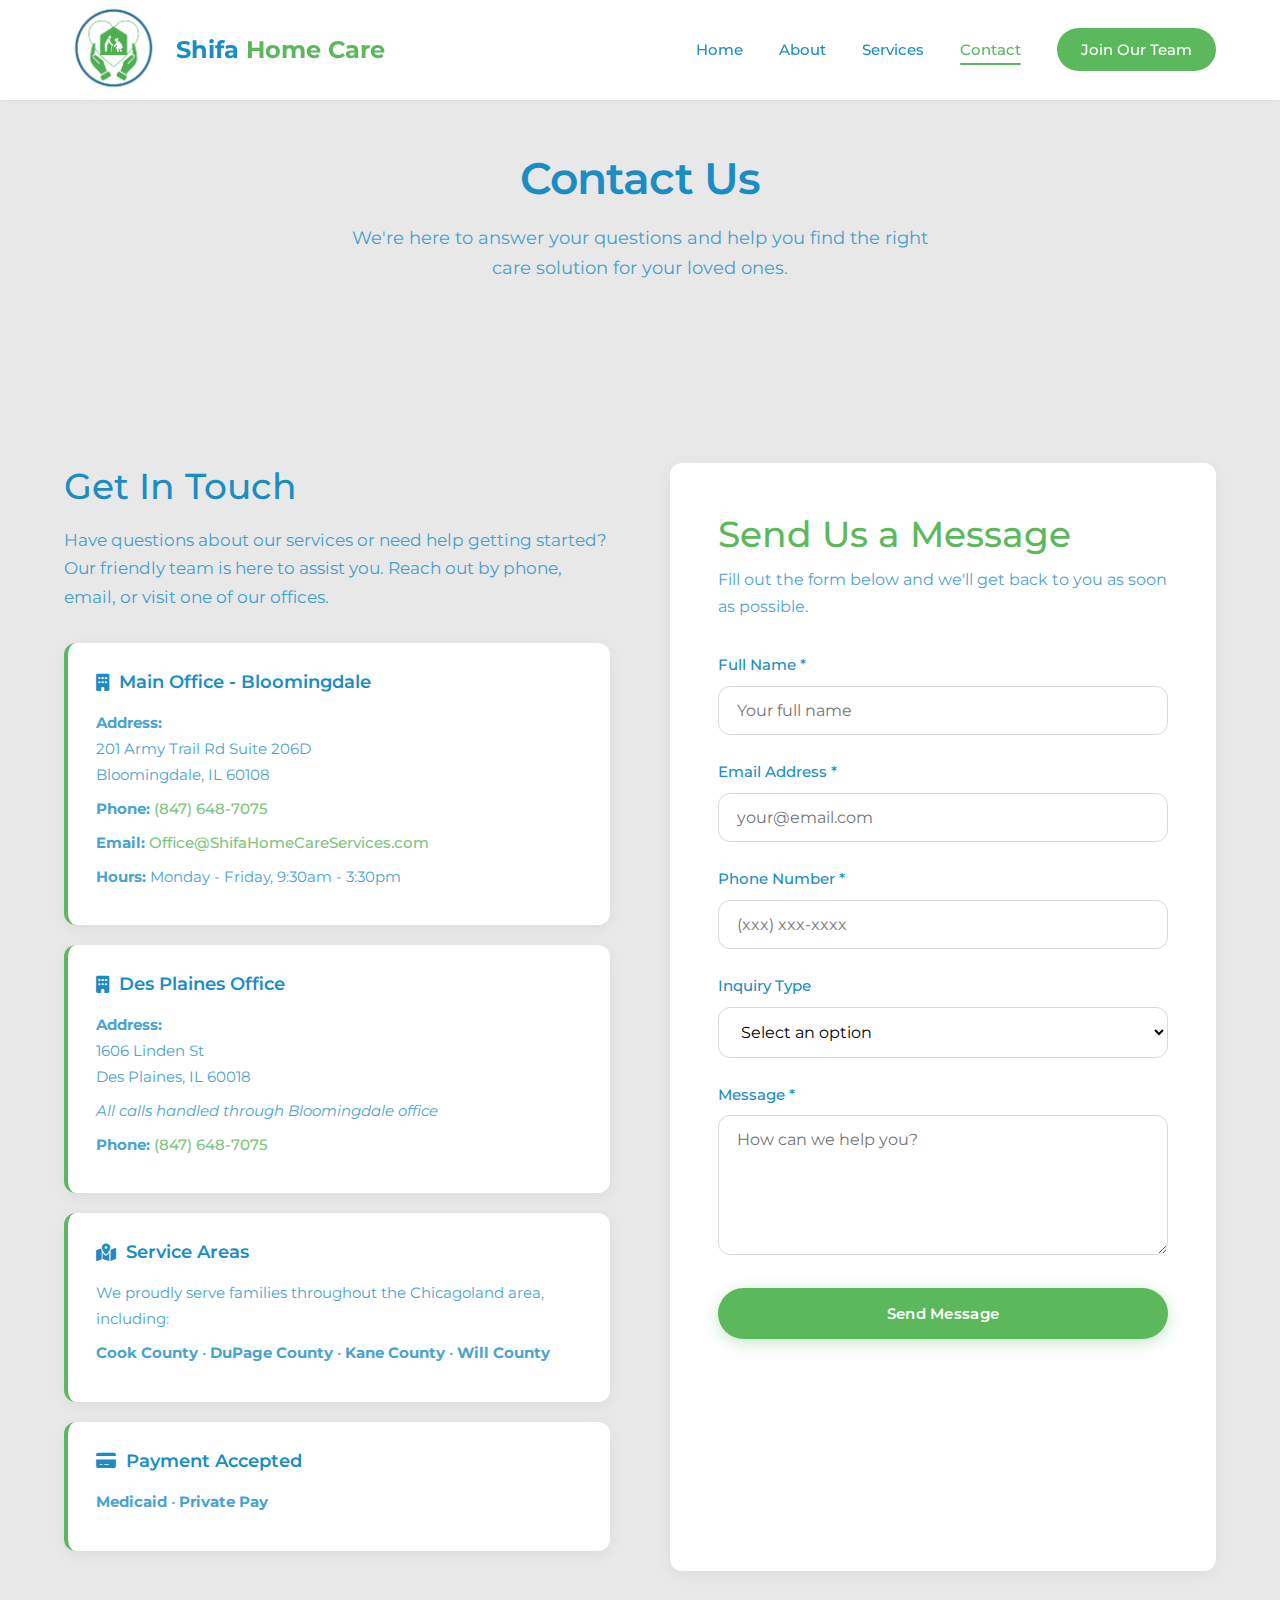
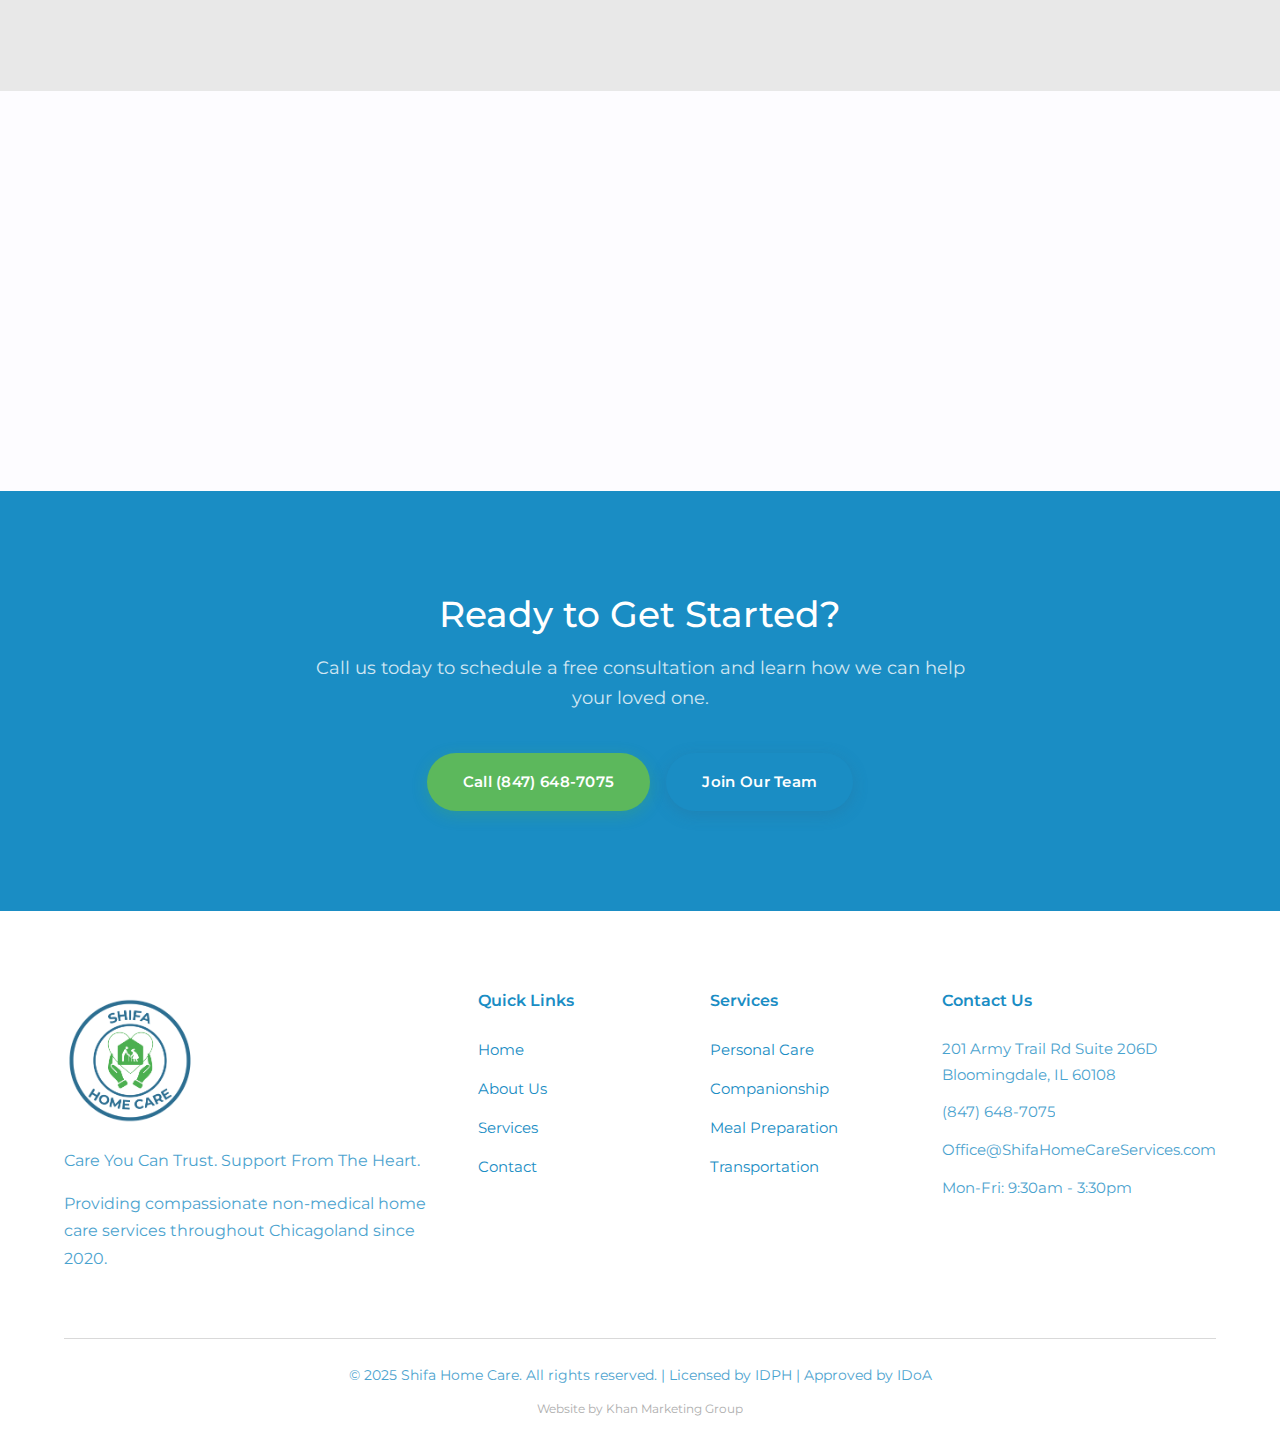
<file: contact.html>
<!DOCTYPE html>
<html lang="en">
<head>
  <meta charset="UTF-8">
  <meta name="viewport" content="width=device-width, initial-scale=1.0">
  <meta name="description" content="Contact Shifa Home Care for compassionate non-medical home care services in Chicagoland. Offices in Bloomingdale and Des Plaines. Call (847) 648-7075.">
  <meta name="keywords" content="contact Shifa Home Care, home care Bloomingdale, home care Des Plaines, Chicagoland home care contact">
  <meta name="author" content="Shifa Home Care">
  <meta name="robots" content="index, follow">

  <!-- Open Graph / Social Media -->
  <meta property="og:title" content="Contact Us - Shifa Home Care">
  <meta property="og:description" content="Get in touch with Shifa Home Care. We're here to answer your questions about our home care services.">
  <meta property="og:type" content="website">
  <meta property="og:url" content="https://shifahomecareservices.com/contact">
  <meta property="og:image" content="https://shifahomecareservices.com/images/shifa-logo-full.png">

  <!-- Google Analytics -->
  <script async src="https://www.googletagmanager.com/gtag/js?id=G-VCXKW2986H"></script>
  <script>
    window.dataLayer = window.dataLayer || [];
    function gtag(){dataLayer.push(arguments);}
    gtag('js', new Date());
    gtag('config', 'G-VCXKW2986H');
  </script>

  <!-- Google tag (gtag.js) -->
  <script async src="https://www.googletagmanager.com/gtag/js?id=AW-17873588995"></script>
  <script>
    window.dataLayer = window.dataLayer || [];
    function gtag(){dataLayer.push(arguments);}
    gtag('js', new Date());
    gtag('config', 'AW-17873588995');
  </script>

  <!-- Click to call conversion -->
  <script>
  function gtag_report_conversion(url) {
    var callback = function () {
      if (typeof(url) != 'undefined') {
        window.location = url;
      }
    };
    gtag('event', 'conversion', {
        'send_to': 'AW-17873588995/YzOrCJKG3OIbEIOm5cpC',
        'value': 1.0,
        'currency': 'USD',
        'event_callback': callback
    });
    return false;
  }
  </script>

  <title>Contact Us | Shifa Home Care</title>
  <link rel="canonical" href="https://shifahomecareservices.com/contact">
  <link rel="icon" type="image/png" sizes="32x32" href="images/shifa-favicon.png">
  <link rel="icon" type="image/png" sizes="16x16" href="images/shifa-favicon.png">
  <link rel="apple-touch-icon" sizes="180x180" href="images/shifa-favicon.png">
  <link rel="preconnect" href="https://fonts.googleapis.com">
  <link rel="preconnect" href="https://fonts.gstatic.com" crossorigin>
  <link href="https://fonts.googleapis.com/css2?family=Montserrat:wght@400;500;600;700&display=swap" rel="stylesheet">
  <link rel="stylesheet" href="https://cdnjs.cloudflare.com/ajax/libs/font-awesome/6.5.1/css/all.min.css">
  <link rel="stylesheet" href="css/styles.css">

  <!-- LocalBusiness Schema Markup -->
  <script type="application/ld+json">
  {
    "@context": "https://schema.org",
    "@type": "HomeHealthCareService",
    "name": "Shifa Home Care",
    "description": "Shifa Home Care provides compassionate non-medical in-home caregiver services for elderly care at home in Chicagoland. We offer an alternative to nursing home care with professional help for aging parents and senior care at home including companionship, personal care, respite care, and Alzheimer's and dementia care.",
    "url": "https://shifahomecareservices.com",
    "telephone": "+1-847-648-7075",
    "priceRange": "$$",
    "address": {
      "@type": "PostalAddress",
      "streetAddress": "201 Army Trail Rd Suite 206D",
      "addressLocality": "Bloomingdale",
      "addressRegion": "IL",
      "postalCode": "60108",
      "addressCountry": "US"
    },
    "geo": {
      "@type": "GeoCoordinates",
      "latitude": "41.9486",
      "longitude": "-88.0812"
    },
    "areaServed": [
      {
        "@type": "Place",
        "name": "Cook County, Illinois"
      },
      {
        "@type": "Place",
        "name": "DuPage County, Illinois"
      },
      {
        "@type": "Place",
        "name": "Kane County, Illinois"
      },
      {
        "@type": "Place",
        "name": "Will County, Illinois"
      }
    ],
    "serviceType": [
      "Non-medical home care",
      "In-home caregiving",
      "Elderly care",
      "Senior care",
      "Companionship",
      "Personal care",
      "Respite care",
      "Alzheimer's care",
      "Dementia care",
      "Meal preparation",
      "Light housekeeping",
      "Transportation services",
      "Medication reminders"
    ],
    "hasOfferCatalog": {
      "@type": "OfferCatalog",
      "name": "Home Care Services",
      "itemListElement": [
        {
          "@type": "Offer",
          "itemOffered": {
            "@type": "Service",
            "name": "Personal Care",
            "description": "Assistance with bathing, grooming, and hygiene needs"
          }
        },
        {
          "@type": "Offer",
          "itemOffered": {
            "@type": "Service",
            "name": "Companionship",
            "description": "Meaningful social interaction and emotional support"
          }
        },
        {
          "@type": "Offer",
          "itemOffered": {
            "@type": "Service",
            "name": "Meal Preparation",
            "description": "Nutritious meals prepared according to dietary needs and preferences"
          }
        },
        {
          "@type": "Offer",
          "itemOffered": {
            "@type": "Service",
            "name": "Transportation",
            "description": "Safe transport to appointments, activities, and social events"
          }
        }
      ]
    },
    "paymentAccepted": ["Medicaid", "Cash", "Check", "Credit Card"],
    "openingHoursSpecification": {
      "@type": "OpeningHoursSpecification",
      "dayOfWeek": [
        "Monday",
        "Tuesday",
        "Wednesday",
        "Thursday",
        "Friday"
      ],
      "opens": "09:30",
      "closes": "15:30"
    },
    "email": "Office@ShifaHomeCareServices.com",
    "image": "https://shifahomecareservices.com/images/shifa-logo-full.png",
    "logo": "https://shifahomecareservices.com/images/shifa-logo-full.png",
    "sameAs": [],
    "foundingDate": "2020",
    "slogan": "Care You Can Trust. Support From The Heart."
  }
  </script>
</head>
<body>
  <!-- Header -->
  <header>
    <nav class="container">
      <a href="index.html" class="logo">
        <img src="images/shifa-icon.png" alt="Shifa Home Care Logo">
        <span class="logo-text"><span class="blue">Shifa</span> <span class="green">Home Care</span></span>
      </a>

      <ul class="nav-links">
        <li><a href="index.html">Home</a></li>
        <li><a href="index.html#about">About</a></li>
        <li><a href="index.html#services">Services</a></li>
        <li><a href="contact.html" class="active">Contact</a></li>
        <li><a href="join-our-team.html" class="nav-cta">Join Our Team</a></li>
      </ul>

      <div class="mobile-menu-btn" onclick="toggleMenu()">
        <span></span>
        <span></span>
        <span></span>
      </div>
    </nav>
  </header>

  <!-- Page Header -->
  <section class="page-header">
    <div class="container">
      <h1>Contact Us</h1>
      <p class="page-subtitle">We're here to answer your questions and help you find the right care solution for your loved ones.</p>
    </div>
  </section>

  <!-- Contact Section -->
  <section class="contact-section">
    <div class="container">
      <div class="contact-grid">
        <div class="contact-info">
          <h2>Get In Touch</h2>
          <p>Have questions about our services or need help getting started? Our friendly team is here to assist you. Reach out by phone, email, or visit one of our offices.</p>

          <div class="contact-card">
            <h3><i class="fa-solid fa-building"></i> Main Office - Bloomingdale</h3>
            <p><strong>Address:</strong><br>201 Army Trail Rd Suite 206D<br>Bloomingdale, IL 60108</p>
            <p><strong>Phone:</strong> <a href="tel:8476487075" onclick="return gtag_report_conversion('tel:8476487075')">(847) 648-7075</a></p>
            <p><strong>Email:</strong> <a href="mailto:Office@ShifaHomeCareServices.com">Office@ShifaHomeCareServices.com</a></p>
            <p><strong>Hours:</strong> Monday - Friday, 9:30am - 3:30pm</p>
          </div>

          <div class="contact-card">
            <h3><i class="fa-solid fa-building"></i> Des Plaines Office</h3>
            <p><strong>Address:</strong><br>1606 Linden St<br>Des Plaines, IL 60018</p>
            <p><em>All calls handled through Bloomingdale office</em></p>
            <p><strong>Phone:</strong> <a href="tel:8476487075" onclick="return gtag_report_conversion('tel:8476487075')">(847) 648-7075</a></p>
          </div>

          <div class="contact-card">
            <h3><i class="fa-solid fa-map-location-dot"></i> Service Areas</h3>
            <p>We proudly serve families throughout the Chicagoland area, including:</p>
            <p><strong>Cook County</strong> &bull; <strong>DuPage County</strong> &bull; <strong>Kane County</strong> &bull; <strong>Will County</strong></p>
          </div>

          <div class="contact-card">
            <h3><i class="fa-solid fa-credit-card"></i> Payment Accepted</h3>
            <p><strong>Medicaid</strong> &bull; <strong>Private Pay</strong></p>
          </div>
        </div>

        <div class="contact-form-wrapper">
          <h2>Send Us a Message</h2>
          <p>Fill out the form below and we'll get back to you as soon as possible.</p>

          <form action="https://api.web3forms.com/submit" method="POST" id="contact-form">
            <!-- Web3Forms Access Key - Replace with your actual key -->
            <input type="hidden" name="access_key" value="fb45a29a-5246-4e31-873f-7043b87c51ad">
            <input type="hidden" name="subject" value="New Contact Form Submission - Shifa Home Care">
            <input type="hidden" name="from_name" value="Shifa Home Care Website">

            <!-- Honeypot Spam Protection -->
            <input type="checkbox" name="botcheck" class="hidden" style="display: none;">

            <div class="form-group">
              <label for="name">Full Name *</label>
              <input type="text" id="name" name="name" required placeholder="Your full name">
            </div>

            <div class="form-group">
              <label for="email">Email Address *</label>
              <input type="email" id="email" name="email" required placeholder="your@email.com">
            </div>

            <div class="form-group">
              <label for="phone">Phone Number *</label>
              <input type="tel" id="phone" name="phone" required placeholder="(xxx) xxx-xxxx">
            </div>

            <div class="form-group">
              <label for="inquiry_type">Inquiry Type</label>
              <select id="inquiry_type" name="inquiry_type">
                <option value="">Select an option</option>
                <option value="services">Services Information</option>
                <option value="schedule_consultation">Schedule a Consultation</option>
                <option value="pricing">Pricing & Payment</option>
                <option value="employment">Employment Inquiry</option>
                <option value="other">Other</option>
              </select>
            </div>

            <div class="form-group">
              <label for="message">Message *</label>
              <textarea id="message" name="message" required placeholder="How can we help you?"></textarea>
            </div>

            <button type="submit" class="btn btn-primary" style="width: 100%;">Send Message</button>
          </form>

          <div id="form-success" class="form-success-message">
            <div class="success-icon">✓</div>
            <h3 class="success-heading">Message Sent!</h3>
            <p class="success-text">Thank you for contacting us. We'll get back to you within 24 hours.</p>
            <p class="success-phone">Need immediate assistance? Call us at <a href="tel:8476487075" class="success-phone-link" onclick="return gtag_report_conversion('tel:8476487075')">(847) 648-7075</a></p>
          </div>
        </div>
      </div>
    </div>
  </section>

  <!-- Map Section -->
  <section class="map-section" style="padding: 0; height: auto;">
    <a href="https://www.google.com/maps/place/201+Army+Trail+Rd+Suite+206D,+Bloomingdale,+IL+60108" target="_blank" rel="noopener noreferrer" style="display: block; width: 100%;">
      <iframe
        src="https://www.google.com/maps/embed?pb=!1m18!1m12!1m3!1d2962.8455!2d-88.0812!3d41.9486!2m3!1f0!2f0!3f0!3m2!1i1024!2i768!4f13.1!3m3!1m2!1s0x880faf5e3a1b5b5b%3A0x0!2s201+Army+Trail+Rd+%23206D%2C+Bloomingdale%2C+IL+60108!5e0!3m2!1sen!2sus!4v1702000000000!5m2!1sen!2sus"
        width="100%"
        height="400"
        style="border:0; display: block;"
        allowfullscreen=""
        loading="lazy"
        referrerpolicy="no-referrer-when-downgrade"
        title="Shifa Home Care - Bloomingdale Office Location">
      </iframe>
    </a>
  </section>

  <!-- CTA Section -->
  <section class="cta">
    <div class="container">
      <div class="cta-content">
        <h2>Ready to Get Started?</h2>
        <p>Call us today to schedule a free consultation and learn how we can help your loved one.</p>
        <div class="cta-buttons">
          <a href="tel:8476487075" class="btn btn-primary" onclick="return gtag_report_conversion('tel:8476487075')">Call (847) 648-7075</a>
          <a href="join-our-team.html" class="btn btn-secondary">Join Our Team</a>
        </div>
      </div>
    </div>
  </section>

  <!-- Footer -->
  <footer>
    <div class="container">
      <div class="footer-content">
        <div class="footer-brand">
          <a href="index.html"><img src="images/shifa-logo-full.png" alt="Shifa Home Care" class="footer-logo"></a>
          <p>Care You Can Trust. Support From The Heart.</p>
          <p>Providing compassionate non-medical home care services throughout Chicagoland since 2020.</p>
        </div>

        <div class="footer-links">
          <h4>Quick Links</h4>
          <ul>
            <li><a href="index.html">Home</a></li>
            <li><a href="index.html#about">About Us</a></li>
            <li><a href="index.html#services">Services</a></li>
            <li><a href="contact.html">Contact</a></li>
          </ul>
        </div>

        <div class="footer-links">
          <h4>Services</h4>
          <ul>
            <li><a href="index.html#services">Personal Care</a></li>
            <li><a href="index.html#services">Companionship</a></li>
            <li><a href="index.html#services">Meal Preparation</a></li>
            <li><a href="index.html#services">Transportation</a></li>
          </ul>
        </div>

        <div class="footer-links footer-contact">
          <h4>Contact Us</h4>
          <p>201 Army Trail Rd Suite 206D<br>Bloomingdale, IL 60108</p>
          <p><a href="tel:8476487075" onclick="return gtag_report_conversion('tel:8476487075')">(847) 648-7075</a></p>
          <p><a href="mailto:Office@ShifaHomeCareServices.com">Office@ShifaHomeCareServices.com</a></p>
          <p>Mon-Fri: 9:30am - 3:30pm</p>
        </div>
      </div>

      <div class="footer-bottom">
        <p>&copy; 2025 Shifa Home Care. All rights reserved. | Licensed by IDPH | Approved by IDoA</p>
        <p class="footer-credit">Website by <a href="https://khanmarketinggroup.com" target="_blank" rel="noopener noreferrer">Khan Marketing Group</a></p>
      </div>
    </div>
  </footer>

  <script>
    // Mobile menu toggle
    function toggleMenu() {
      const navLinks = document.querySelector('.nav-links');
      navLinks.classList.toggle('active');
    }

    // Form submission handling
    const form = document.getElementById('contact-form');
    const formSuccess = document.getElementById('form-success');

    form.addEventListener('submit', async function(e) {
      e.preventDefault();

      const formData = new FormData(form);
      const submitBtn = form.querySelector('button[type="submit"]');
      const originalText = submitBtn.textContent;

      submitBtn.textContent = 'Sending...';
      submitBtn.disabled = true;

      try {
        const response = await fetch('https://api.web3forms.com/submit', {
          method: 'POST',
          body: formData
        });

        const data = await response.json();

        if (data.success) {
          form.style.display = 'none';
          formSuccess.style.display = 'block';
          form.reset();

          // Track form conversion
          gtag('event', 'conversion', {
              'send_to': 'AW-17873588995/REOYCK-LzuIbEIOm5cpC',
              'value': 1.0,
              'currency': 'USD'
          });
        } else {
          alert('Something went wrong. Please try again or call us directly.');
          submitBtn.textContent = originalText;
          submitBtn.disabled = false;
        }
      } catch (error) {
        alert('Something went wrong. Please try again or call us directly.');
        submitBtn.textContent = originalText;
        submitBtn.disabled = false;
      }
    });
  </script>
</body>
</html>
</file>
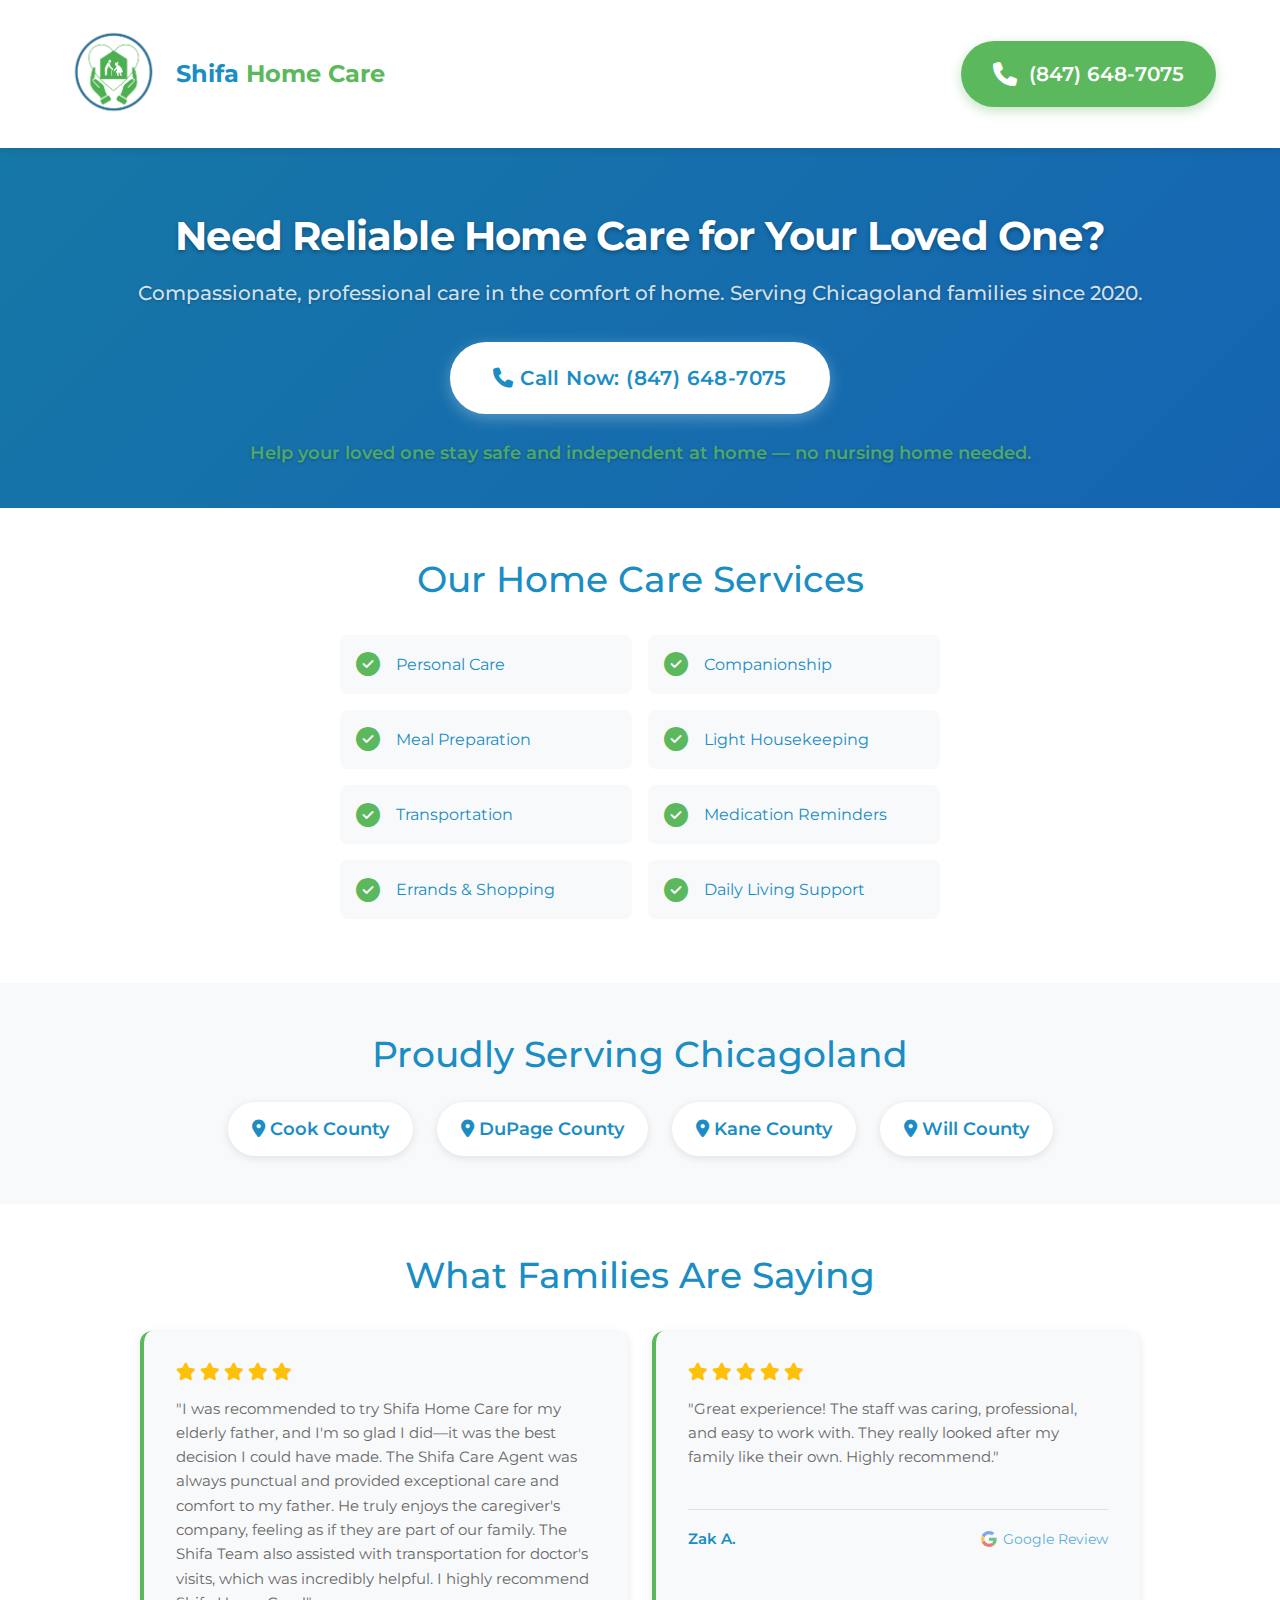
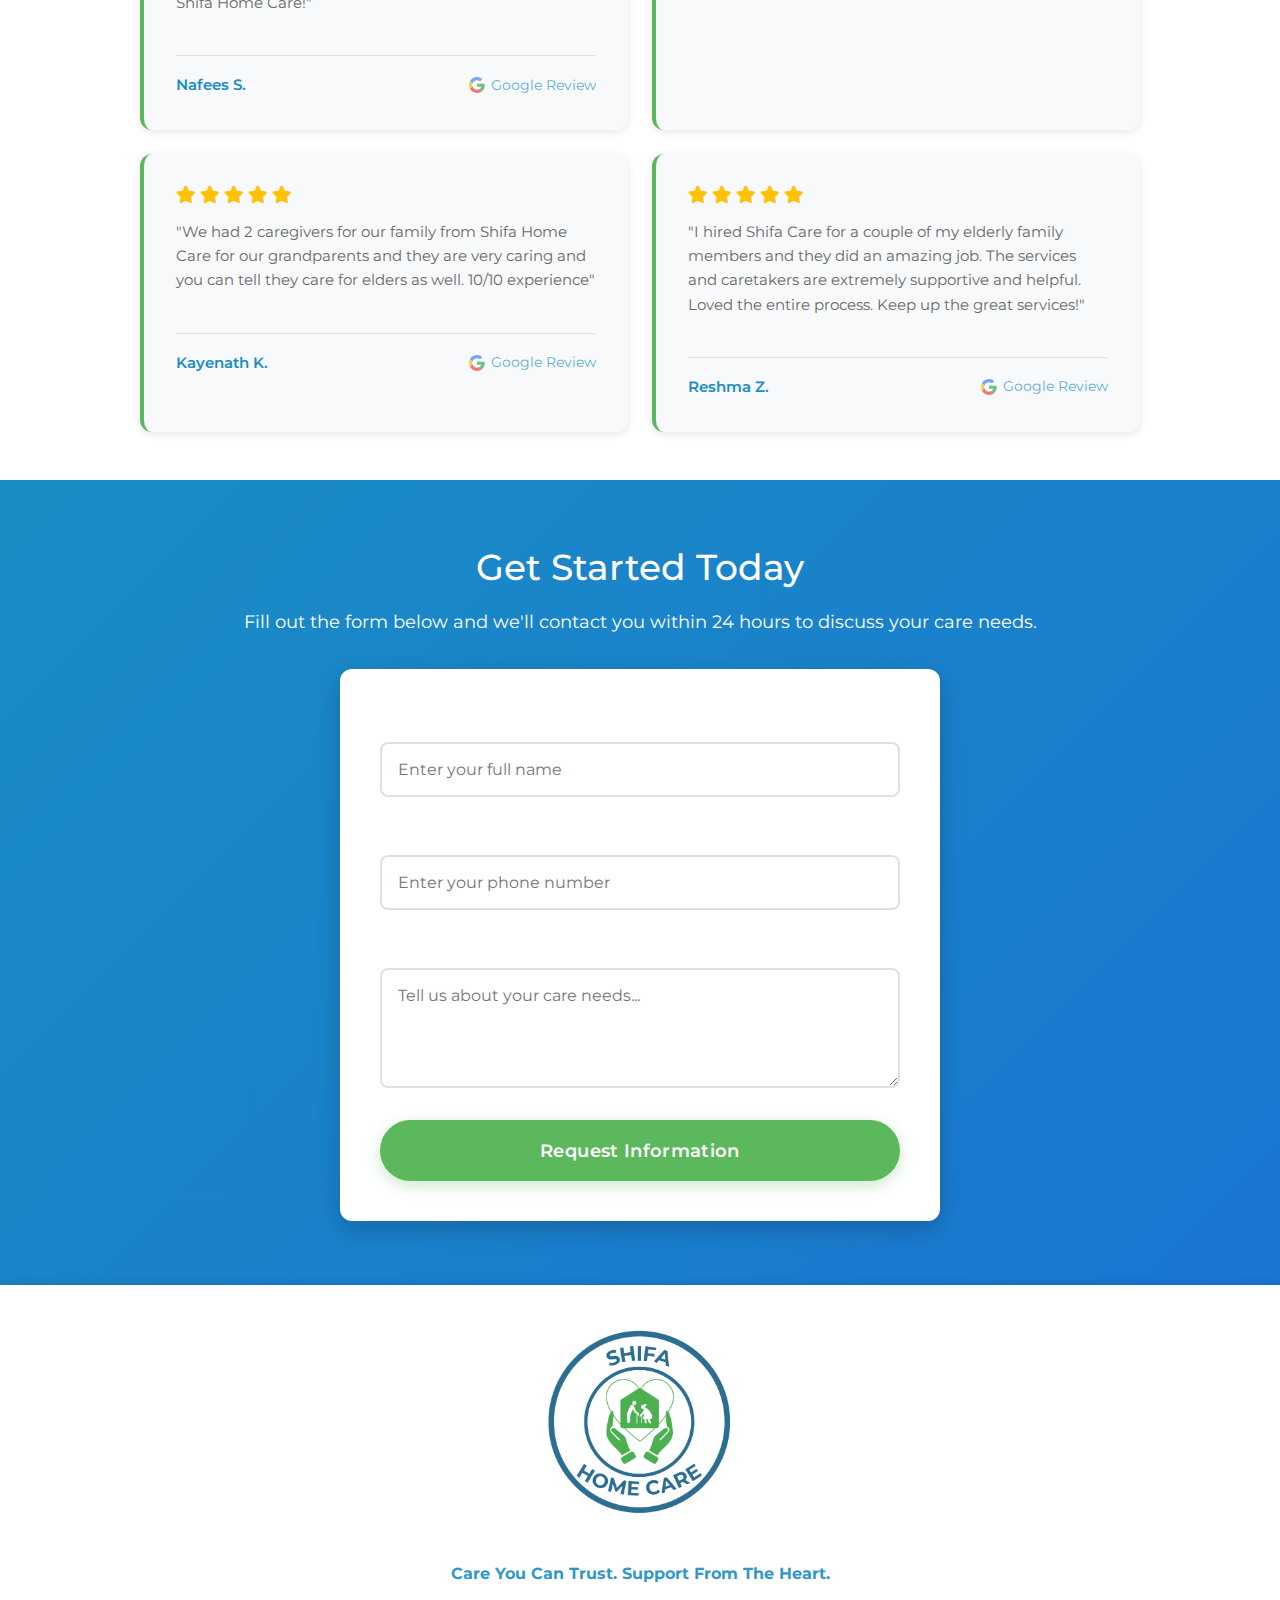
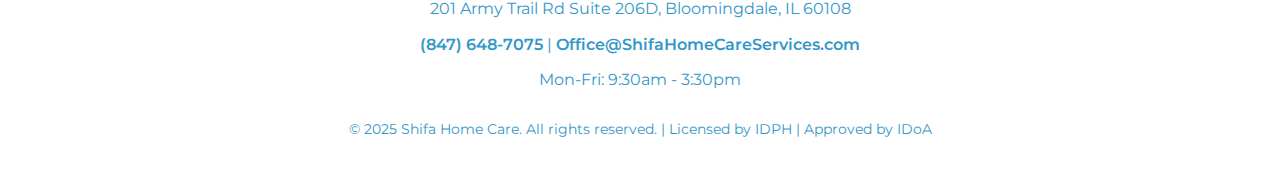
<file: home-care.html>
<!DOCTYPE html>
<html lang="en">
<head>
  <meta charset="UTF-8">
  <meta name="viewport" content="width=device-width, initial-scale=1.0">
  <meta name="description" content="Need reliable home care for your loved one? Shifa Home Care provides compassionate non-medical home care services in Cook, DuPage, Kane & Will counties. Call (847) 648-7075.">
  <meta name="keywords" content="home care, non-medical care, Chicagoland, elderly care, senior care, caregiver services">
  <meta name="author" content="Shifa Home Care">
  <meta name="robots" content="noindex, nofollow">

  <!-- Open Graph / Social Media -->
  <meta property="og:title" content="Need Reliable Home Care for Your Loved One? - Shifa Home Care">
  <meta property="og:description" content="Compassionate non-medical home care services throughout Chicagoland. Call (847) 648-7075 today.">
  <meta property="og:type" content="website">
  <meta property="og:image" content="https://shifahomecareservices.com/images/shifa-logo-full.png">

  <!-- Google Analytics -->
  <script async src="https://www.googletagmanager.com/gtag/js?id=G-VCXKW2986H"></script>
  <script>
    window.dataLayer = window.dataLayer || [];
    function gtag(){dataLayer.push(arguments);}
    gtag('js', new Date());
    gtag('config', 'G-VCXKW2986H');
  </script>

  <!-- Google tag (gtag.js) -->
  <script async src="https://www.googletagmanager.com/gtag/js?id=AW-17873588995"></script>
  <script>
    window.dataLayer = window.dataLayer || [];
    function gtag(){dataLayer.push(arguments);}
    gtag('js', new Date());
    gtag('config', 'AW-17873588995');
  </script>

  <!-- Click to call conversion -->
  <script>
  function gtag_report_conversion(url) {
    var callback = function () {
      if (typeof(url) != 'undefined') {
        window.location = url;
      }
    };
    gtag('event', 'conversion', {
        'send_to': 'AW-17873588995/YzOrCJKG3OIbEIOm5cpC',
        'value': 1.0,
        'currency': 'USD',
        'event_callback': callback
    });
    return false;
  }
  </script>

  <title>Need Reliable Home Care for Your Loved One? | Shifa Home Care</title>
  <link rel="icon" type="image/png" sizes="32x32" href="images/shifa-favicon.png">
  <link rel="icon" type="image/png" sizes="16x16" href="images/shifa-favicon.png">
  <link rel="apple-touch-icon" sizes="180x180" href="images/shifa-favicon.png">
  <link rel="preconnect" href="https://fonts.googleapis.com">
  <link rel="preconnect" href="https://fonts.gstatic.com" crossorigin>
  <link href="https://fonts.googleapis.com/css2?family=Montserrat:wght@400;500;600;700&display=swap" rel="stylesheet">
  <link rel="stylesheet" href="https://cdnjs.cloudflare.com/ajax/libs/font-awesome/6.5.1/css/all.min.css">
  <link rel="stylesheet" href="css/styles.css">

  <style>
    /* Landing page specific styles */
    .landing-header {
      background: white;
      padding: 1.5rem 0;
      box-shadow: 0 2px 8px rgba(0,0,0,0.1);
      position: sticky;
      top: 0;
      z-index: 100;
    }

    .landing-header .container {
      display: flex;
      justify-content: space-between;
      align-items: center;
      flex-wrap: wrap;
      gap: 1rem;
    }

    .landing-phone {
      display: flex;
      align-items: center;
      gap: 0.75rem;
      background: var(--green);
      color: white;
      padding: 1rem 2rem;
      border-radius: 50px;
      text-decoration: none;
      font-weight: 600;
      font-size: 1.25rem;
      transition: all 0.3s ease;
      box-shadow: 0 4px 12px rgba(67, 160, 71, 0.3);
    }

    .landing-phone:hover {
      background: #388e3c;
      transform: translateY(-2px);
      box-shadow: 0 6px 16px rgba(67, 160, 71, 0.4);
    }

    .landing-phone i {
      font-size: 1.5rem;
      animation: pulse 2s infinite;
    }

    @keyframes pulse {
      0%, 100% { transform: scale(1); }
      50% { transform: scale(1.1); }
    }

    .landing-hero {
      background: linear-gradient(135deg, var(--blue) 0%, #1976d2 100%);
      color: white;
      padding: 4rem 0 0.5rem;
      text-align: center;
      position: relative;
    }

    .landing-hero::before {
      content: '';
      position: absolute;
      top: 0;
      left: 0;
      right: 0;
      bottom: 0;
      background: rgba(0, 0, 0, 0.15);
      z-index: 0;
    }

    .landing-hero .container {
      position: relative;
      z-index: 1;
    }

    .landing-hero h1 {
      font-size: 2.5rem;
      margin-bottom: 1rem;
      line-height: 1.2;
      color: white;
      text-shadow: 0 2px 4px rgba(0, 0, 0, 0.3);
      font-weight: 700;
    }

    .landing-hero p {
      font-size: 1.25rem;
      margin-bottom: 2rem;
      color: white;
      text-shadow: 0 1px 3px rgba(0, 0, 0, 0.3);
      font-weight: 500;
    }

    .hero-call-btn {
      background: white !important;
      color: var(--blue) !important;
      font-size: 1.25rem !important;
      padding: 1rem 2.5rem !important;
      border: 3px solid white;
      transition: all 0.3s ease;
      box-shadow: 0 4px 15px rgba(255, 255, 255, 0.3);
    }

    .hero-call-btn:hover {
      background: var(--green) !important;
      color: white !important;
      border-color: var(--green);
      transform: translateY(-3px) scale(1.05);
      box-shadow: 0 8px 30px rgba(92, 184, 92, 0.6);
    }

    .hero-call-btn i {
      animation: pulse 2s infinite;
    }

    .services-checklist {
      background: white;
      padding: 3rem 0;
    }

    .services-checklist h2 {
      text-align: center;
      margin-bottom: 2rem;
      color: var(--text-dark);
    }

    .services-list {
      display: grid;
      grid-template-columns: repeat(2, 1fr);
      gap: 1rem;
      max-width: 600px;
      margin: 0 auto;
    }

    .service-item {
      display: flex;
      align-items: center;
      gap: 1rem;
      padding: 1rem;
      background: #f8f9fa;
      border-radius: 8px;
    }

    .service-item:nth-child(7),
    .service-item:nth-child(8) {
      grid-column: span 1;
    }

    .services-list::after {
      content: '';
      grid-column: span 1;
    }

    .service-item i {
      color: var(--green);
      font-size: 1.5rem;
      flex-shrink: 0;
    }

    .areas-section {
      background: #f8f9fa;
      padding: 3rem 0;
      text-align: center;
    }

    .areas-section h2 {
      margin-bottom: 1.5rem;
      color: var(--text-dark);
    }

    .areas-list {
      display: flex;
      justify-content: center;
      flex-wrap: wrap;
      gap: 1.5rem;
      font-size: 1.1rem;
    }

    .area-badge {
      background: white;
      padding: 0.75rem 1.5rem;
      border-radius: 50px;
      box-shadow: 0 2px 8px rgba(0,0,0,0.1);
      font-weight: 600;
      color: var(--blue);
    }

    .testimonials-section {
      background: white;
      padding: 3rem 0;
    }

    .testimonials-section h2 {
      text-align: center;
      margin-bottom: 2rem;
      color: var(--text-dark);
    }

    .testimonials-grid-landing {
      display: grid;
      grid-template-columns: repeat(2, 1fr);
      gap: 24px;
      max-width: 1000px;
      margin: 0 auto;
    }

    .testimonial-card-landing {
      background: #f8f9fa;
      padding: 2rem;
      border-radius: 12px;
      border-left: 4px solid var(--green);
      display: flex;
      flex-direction: column;
      gap: 1rem;
      box-shadow: 0 2px 8px rgba(0,0,0,0.1);
      transition: all 0.3s ease;
      cursor: default;
    }

    .testimonial-card-landing:hover {
      transform: translateY(-8px);
      box-shadow: 0 15px 40px rgba(0, 0, 0, 0.15);
    }

    .testimonial-card-landing .stars {
      display: flex;
      gap: 4px;
      color: #ffc107;
      font-size: 1.1rem;
    }

    .testimonial-card-landing .testimonial-text {
      color: #444;
      font-size: 0.95rem;
      line-height: 1.6;
      font-style: normal;
    }

    .testimonial-card-landing .testimonial-author {
      display: flex;
      justify-content: space-between;
      align-items: center;
      padding-top: 1rem;
      border-top: 1px solid #e0e0e0;
      gap: 1rem;
      flex-wrap: wrap;
    }

    .testimonial-card-landing .testimonial-author strong {
      color: var(--text-dark);
      font-size: 0.95rem;
    }

    .testimonial-card-landing .google-badge {
      display: flex;
      align-items: center;
      gap: 6px;
      font-size: 0.85rem;
      color: var(--text-dark);
      opacity: 0.7;
    }

    .landing-form-section {
      background: linear-gradient(135deg, var(--blue) 0%, #1976d2 100%);
      color: white;
      padding: 4rem 0;
    }

    .landing-form-section h2 {
      text-align: center;
      margin-bottom: 1rem;
      color: white;
    }

    .landing-form-section > .container > p {
      text-align: center;
      margin-bottom: 2rem;
      font-size: 1.1rem;
      color: white;
      opacity: 1;
    }

    .landing-form {
      max-width: 600px;
      margin: 0 auto;
      background: white;
      padding: 2.5rem;
      border-radius: 12px;
      box-shadow: 0 8px 24px rgba(0,0,0,0.2);
    }

    .landing-form .form-group {
      margin-bottom: 1.5rem;
    }

    .landing-form label {
      color: var(--text-dark);
      display: block;
      margin-bottom: 0.5rem;
      font-weight: 600;
    }

    .landing-form input,
    .landing-form textarea {
      width: 100%;
      padding: 1rem;
      border: 2px solid #e0e0e0;
      border-radius: 8px;
      font-family: 'Montserrat', sans-serif;
      font-size: 1rem;
      transition: border-color 0.3s;
    }

    .landing-form input:focus,
    .landing-form textarea:focus {
      outline: none;
      border-color: var(--blue);
    }

    .landing-form textarea {
      min-height: 120px;
      resize: vertical;
    }

    .landing-form .btn-primary {
      width: 100%;
      padding: 1.25rem;
      font-size: 1.1rem;
    }

    .form-success-message {
      display: none;
      text-align: center;
      padding: 60px 40px;
      background: linear-gradient(135deg, #f8f9fa 0%, #ffffff 100%);
      border-radius: 12px;
      box-shadow: 0 4px 20px rgba(0, 0, 0, 0.1);
    }

    .success-icon {
      width: 80px;
      height: 80px;
      background: var(--green);
      color: white;
      border-radius: 50%;
      display: flex;
      align-items: center;
      justify-content: center;
      font-size: 3rem;
      font-weight: bold;
      margin: 0 auto 1.5rem;
      box-shadow: 0 4px 15px rgba(92, 184, 92, 0.3);
    }

    .success-heading {
      color: var(--green);
      font-size: 2rem;
      font-weight: 700;
      margin-bottom: 1rem;
      font-family: 'Montserrat', sans-serif;
    }

    .success-text {
      color: #444;
      font-size: 1.1rem;
      line-height: 1.6;
      margin-bottom: 1.5rem;
      font-family: 'Montserrat', sans-serif;
    }

    .success-phone {
      color: #666;
      font-size: 1rem;
      margin-bottom: 0;
      font-family: 'Montserrat', sans-serif;
    }

    .success-phone-link {
      color: var(--blue);
      font-weight: 700;
      font-size: 1.15rem;
      text-decoration: none;
      transition: all 0.3s ease;
      border-bottom: 2px solid transparent;
    }

    .success-phone-link:hover {
      color: var(--green);
      border-bottom-color: var(--green);
    }

    .landing-footer {
      background: white;
      color: var(--blue);
      padding: 2rem 0;
      text-align: center;
      box-shadow: 0 -2px 8px rgba(0,0,0,0.1);
    }

    .landing-footer p {
      margin: 0.5rem 0;
      color: var(--blue);
      opacity: 0.9;
    }

    .landing-footer a {
      color: var(--blue);
      text-decoration: none;
      font-weight: 600;
    }

    .landing-footer a:hover {
      color: var(--green);
    }

    .landing-footer strong {
      color: var(--blue);
      font-weight: 700;
    }

    @media (max-width: 768px) {
      .landing-hero h1 {
        font-size: 2rem;
      }

      .landing-phone {
        font-size: 1.1rem;
        padding: 0.875rem 1.5rem;
      }

      .hero-call-btn {
        font-size: 1.1rem !important;
        padding: 0.875rem 1.5rem !important;
      }

      .landing-form {
        padding: 1.5rem;
      }

      .form-success-message {
        padding: 40px 24px;
      }

      .success-icon {
        width: 70px;
        height: 70px;
        font-size: 2.5rem;
      }

      .success-heading {
        font-size: 1.75rem;
      }

      .success-text {
        font-size: 1rem;
      }

      .success-phone {
        font-size: 0.95rem;
      }

      .success-phone-link {
        font-size: 1.05rem;
      }

      .testimonials-grid-landing {
        grid-template-columns: 1fr;
      }

      .services-list {
        grid-template-columns: 1fr;
      }
    }
  </style>
</head>
<body>
  <!-- Simple Header with Logo and Phone -->
  <header class="landing-header">
    <div class="container">
      <a href="#" class="logo">
        <img src="images/shifa-icon.png" alt="Shifa Home Care Logo">
        <span class="logo-text"><span class="blue">Shifa</span> <span class="green">Home Care</span></span>
      </a>
      <a href="tel:8476487075" class="landing-phone" onclick="return gtag_report_conversion('tel:8476487075')">
        <i class="fa-solid fa-phone"></i>
        <span>(847) 648-7075</span>
      </a>
    </div>
  </header>

  <!-- Hero Section -->
  <section class="landing-hero">
    <div class="container">
      <h1>Need Reliable Home Care for Your Loved One?</h1>
      <p>Compassionate, professional care in the comfort of home. Serving Chicagoland families since 2020.</p>
      <a href="tel:8476487075" class="btn btn-secondary hero-call-btn" onclick="return gtag_report_conversion('tel:8476487075')">
        <i class="fa-solid fa-phone"></i> Call Now: (847) 648-7075
      </a>
      <p style="color: var(--green); font-weight: 600; margin-top: 1.5rem; font-size: 1.1rem;">Help your loved one stay safe and independent at home — no nursing home needed.</p>
    </div>
  </section>

  <!-- Services Section -->
  <section class="services-checklist">
    <div class="container">
      <h2>Our Home Care Services</h2>
      <div class="services-list">
        <div class="service-item">
          <i class="fa-solid fa-check-circle"></i>
          <span>Personal Care</span>
        </div>
        <div class="service-item">
          <i class="fa-solid fa-check-circle"></i>
          <span>Companionship</span>
        </div>
        <div class="service-item">
          <i class="fa-solid fa-check-circle"></i>
          <span>Meal Preparation</span>
        </div>
        <div class="service-item">
          <i class="fa-solid fa-check-circle"></i>
          <span>Light Housekeeping</span>
        </div>
        <div class="service-item">
          <i class="fa-solid fa-check-circle"></i>
          <span>Transportation</span>
        </div>
        <div class="service-item">
          <i class="fa-solid fa-check-circle"></i>
          <span>Medication Reminders</span>
        </div>
        <div class="service-item">
          <i class="fa-solid fa-check-circle"></i>
          <span>Errands & Shopping</span>
        </div>
        <div class="service-item">
          <i class="fa-solid fa-check-circle"></i>
          <span>Daily Living Support</span>
        </div>
      </div>
    </div>
  </section>

  <!-- Service Areas -->
  <section class="areas-section">
    <div class="container">
      <h2>Proudly Serving Chicagoland</h2>
      <div class="areas-list">
        <span class="area-badge"><i class="fa-solid fa-location-dot"></i> Cook County</span>
        <span class="area-badge"><i class="fa-solid fa-location-dot"></i> DuPage County</span>
        <span class="area-badge"><i class="fa-solid fa-location-dot"></i> Kane County</span>
        <span class="area-badge"><i class="fa-solid fa-location-dot"></i> Will County</span>
      </div>
    </div>
  </section>

  <!-- Testimonials Section -->
  <section class="testimonials-section">
    <div class="container">
      <h2>What Families Are Saying</h2>
      <div class="testimonials-grid-landing">
        <div class="testimonial-card-landing">
          <div class="stars">
            <i class="fa-solid fa-star"></i>
            <i class="fa-solid fa-star"></i>
            <i class="fa-solid fa-star"></i>
            <i class="fa-solid fa-star"></i>
            <i class="fa-solid fa-star"></i>
          </div>
          <p class="testimonial-text">"I was recommended to try Shifa Home Care for my elderly father, and I'm so glad I did—it was the best decision I could have made. The Shifa Care Agent was always punctual and provided exceptional care and comfort to my father. He truly enjoys the caregiver's company, feeling as if they are part of our family. The Shifa Team also assisted with transportation for doctor's visits, which was incredibly helpful. I highly recommend Shifa Home Care!"</p>
          <div class="testimonial-author">
            <strong>Nafees S.</strong>
            <span class="google-badge"><svg xmlns="http://www.w3.org/2000/svg" viewBox="0 0 48 48" width="16" height="16" style="vertical-align: middle;">
              <path fill="#4285F4" d="M24 9.5c3.54 0 6.71 1.22 9.21 3.6l6.85-6.85C35.9 2.38 30.47 0 24 0 14.62 0 6.51 5.38 2.56 13.22l7.98 6.19C12.43 13.72 17.74 9.5 24 9.5z"/>
              <path fill="#34A853" d="M46.98 24.55c0-1.57-.15-3.09-.38-4.55H24v9.02h12.94c-.58 2.96-2.26 5.48-4.78 7.18l7.73 6c4.51-4.18 7.09-10.36 7.09-17.65z"/>
              <path fill="#FBBC04" d="M10.53 28.59c-.48-1.45-.76-2.99-.76-4.59s.27-3.14.76-4.59l-7.98-6.19C.92 16.46 0 20.12 0 24c0 3.88.92 7.54 2.56 10.78l7.97-6.19z"/>
              <path fill="#EA4335" d="M24 48c6.48 0 11.93-2.13 15.89-5.81l-7.73-6c-2.15 1.45-4.92 2.3-8.16 2.3-6.26 0-11.57-4.22-13.47-9.91l-7.98 6.19C6.51 42.62 14.62 48 24 48z"/>
            </svg> Google Review</span>
          </div>
        </div>

        <div class="testimonial-card-landing">
          <div class="stars">
            <i class="fa-solid fa-star"></i>
            <i class="fa-solid fa-star"></i>
            <i class="fa-solid fa-star"></i>
            <i class="fa-solid fa-star"></i>
            <i class="fa-solid fa-star"></i>
          </div>
          <p class="testimonial-text">"Great experience! The staff was caring, professional, and easy to work with. They really looked after my family like their own. Highly recommend."</p>
          <div class="testimonial-author">
            <strong>Zak A.</strong>
            <span class="google-badge"><svg xmlns="http://www.w3.org/2000/svg" viewBox="0 0 48 48" width="16" height="16" style="vertical-align: middle;">
              <path fill="#4285F4" d="M24 9.5c3.54 0 6.71 1.22 9.21 3.6l6.85-6.85C35.9 2.38 30.47 0 24 0 14.62 0 6.51 5.38 2.56 13.22l7.98 6.19C12.43 13.72 17.74 9.5 24 9.5z"/>
              <path fill="#34A853" d="M46.98 24.55c0-1.57-.15-3.09-.38-4.55H24v9.02h12.94c-.58 2.96-2.26 5.48-4.78 7.18l7.73 6c4.51-4.18 7.09-10.36 7.09-17.65z"/>
              <path fill="#FBBC04" d="M10.53 28.59c-.48-1.45-.76-2.99-.76-4.59s.27-3.14.76-4.59l-7.98-6.19C.92 16.46 0 20.12 0 24c0 3.88.92 7.54 2.56 10.78l7.97-6.19z"/>
              <path fill="#EA4335" d="M24 48c6.48 0 11.93-2.13 15.89-5.81l-7.73-6c-2.15 1.45-4.92 2.3-8.16 2.3-6.26 0-11.57-4.22-13.47-9.91l-7.98 6.19C6.51 42.62 14.62 48 24 48z"/>
            </svg> Google Review</span>
          </div>
        </div>

        <div class="testimonial-card-landing">
          <div class="stars">
            <i class="fa-solid fa-star"></i>
            <i class="fa-solid fa-star"></i>
            <i class="fa-solid fa-star"></i>
            <i class="fa-solid fa-star"></i>
            <i class="fa-solid fa-star"></i>
          </div>
          <p class="testimonial-text">"We had 2 caregivers for our family from Shifa Home Care for our grandparents and they are very caring and you can tell they care for elders as well. 10/10 experience"</p>
          <div class="testimonial-author">
            <strong>Kayenath K.</strong>
            <span class="google-badge"><svg xmlns="http://www.w3.org/2000/svg" viewBox="0 0 48 48" width="16" height="16" style="vertical-align: middle;">
              <path fill="#4285F4" d="M24 9.5c3.54 0 6.71 1.22 9.21 3.6l6.85-6.85C35.9 2.38 30.47 0 24 0 14.62 0 6.51 5.38 2.56 13.22l7.98 6.19C12.43 13.72 17.74 9.5 24 9.5z"/>
              <path fill="#34A853" d="M46.98 24.55c0-1.57-.15-3.09-.38-4.55H24v9.02h12.94c-.58 2.96-2.26 5.48-4.78 7.18l7.73 6c4.51-4.18 7.09-10.36 7.09-17.65z"/>
              <path fill="#FBBC04" d="M10.53 28.59c-.48-1.45-.76-2.99-.76-4.59s.27-3.14.76-4.59l-7.98-6.19C.92 16.46 0 20.12 0 24c0 3.88.92 7.54 2.56 10.78l7.97-6.19z"/>
              <path fill="#EA4335" d="M24 48c6.48 0 11.93-2.13 15.89-5.81l-7.73-6c-2.15 1.45-4.92 2.3-8.16 2.3-6.26 0-11.57-4.22-13.47-9.91l-7.98 6.19C6.51 42.62 14.62 48 24 48z"/>
            </svg> Google Review</span>
          </div>
        </div>

        <div class="testimonial-card-landing">
          <div class="stars">
            <i class="fa-solid fa-star"></i>
            <i class="fa-solid fa-star"></i>
            <i class="fa-solid fa-star"></i>
            <i class="fa-solid fa-star"></i>
            <i class="fa-solid fa-star"></i>
          </div>
          <p class="testimonial-text">"I hired Shifa Care for a couple of my elderly family members and they did an amazing job. The services and caretakers are extremely supportive and helpful. Loved the entire process. Keep up the great services!"</p>
          <div class="testimonial-author">
            <strong>Reshma Z.</strong>
            <span class="google-badge"><svg xmlns="http://www.w3.org/2000/svg" viewBox="0 0 48 48" width="16" height="16" style="vertical-align: middle;">
              <path fill="#4285F4" d="M24 9.5c3.54 0 6.71 1.22 9.21 3.6l6.85-6.85C35.9 2.38 30.47 0 24 0 14.62 0 6.51 5.38 2.56 13.22l7.98 6.19C12.43 13.72 17.74 9.5 24 9.5z"/>
              <path fill="#34A853" d="M46.98 24.55c0-1.57-.15-3.09-.38-4.55H24v9.02h12.94c-.58 2.96-2.26 5.48-4.78 7.18l7.73 6c4.51-4.18 7.09-10.36 7.09-17.65z"/>
              <path fill="#FBBC04" d="M10.53 28.59c-.48-1.45-.76-2.99-.76-4.59s.27-3.14.76-4.59l-7.98-6.19C.92 16.46 0 20.12 0 24c0 3.88.92 7.54 2.56 10.78l7.97-6.19z"/>
              <path fill="#EA4335" d="M24 48c6.48 0 11.93-2.13 15.89-5.81l-7.73-6c-2.15 1.45-4.92 2.3-8.16 2.3-6.26 0-11.57-4.22-13.47-9.91l-7.98 6.19C6.51 42.62 14.62 48 24 48z"/>
            </svg> Google Review</span>
          </div>
        </div>
      </div>
    </div>
  </section>

  <!-- Contact Form Section -->
  <section class="landing-form-section">
    <div class="container">
      <h2>Get Started Today</h2>
      <p>Fill out the form below and we'll contact you within 24 hours to discuss your care needs.</p>

      <div class="landing-form">
        <form action="https://api.web3forms.com/submit" method="POST" id="landing-form">
          <!-- Web3Forms Access Key -->
          <input type="hidden" name="access_key" value="fb45a29a-5246-4e31-873f-7043b87c51ad">
          <input type="hidden" name="subject" value="New Lead - Home Care Landing Page">
          <input type="hidden" name="from_name" value="Shifa Home Care - Landing Page">

          <!-- Honeypot Spam Protection -->
          <input type="checkbox" name="botcheck" class="hidden" style="display: none;">

          <div class="form-group">
            <label for="name">Full Name *</label>
            <input type="text" id="name" name="name" required placeholder="Enter your full name">
          </div>

          <div class="form-group">
            <label for="phone">Phone Number *</label>
            <input type="tel" id="phone" name="phone" required placeholder="Enter your phone number">
          </div>

          <div class="form-group">
            <label for="message">How can we help? *</label>
            <textarea id="message" name="message" required placeholder="Tell us about your care needs..."></textarea>
          </div>

          <button type="submit" class="btn btn-primary">Request Information</button>
        </form>

        <div id="form-success" class="form-success-message">
          <div class="success-icon">✓</div>
          <h3 class="success-heading">Thank You!</h3>
          <p class="success-text">Thank you! We've received your message and will contact you within 24 hours.</p>
          <p class="success-phone">Need immediate assistance? Call us at <a href="tel:8476487075" class="success-phone-link" onclick="return gtag_report_conversion('tel:8476487075')">(847) 648-7075</a></p>
        </div>
      </div>
    </div>
  </section>

  <!-- Simple Footer -->
  <footer class="landing-footer">
    <div class="container">
      <img src="images/shifa-logo-full.png" alt="Shifa Home Care" style="max-width: 200px; margin-bottom: 1rem;">
      <p><strong>Care You Can Trust. Support From The Heart.</strong></p>
      <p>201 Army Trail Rd Suite 206D, Bloomingdale, IL 60108</p>
      <p><a href="tel:8476487075" onclick="return gtag_report_conversion('tel:8476487075')">(847) 648-7075</a> | <a href="mailto:Office@ShifaHomeCareServices.com">Office@ShifaHomeCareServices.com</a></p>
      <p>Mon-Fri: 9:30am - 3:30pm</p>
      <p style="margin-top: 1.5rem; font-size: 0.9rem;">&copy; 2025 Shifa Home Care. All rights reserved. | Licensed by IDPH | Approved by IDoA</p>
    </div>
  </footer>

  <script>
    // Form submission handling
    const form = document.getElementById('landing-form');
    const formSuccess = document.getElementById('form-success');

    form.addEventListener('submit', async function(e) {
      e.preventDefault();

      const formData = new FormData(form);
      const submitBtn = form.querySelector('button[type="submit"]');
      const originalText = submitBtn.textContent;

      submitBtn.textContent = 'Sending...';
      submitBtn.disabled = true;

      try {
        const response = await fetch('https://api.web3forms.com/submit', {
          method: 'POST',
          body: formData
        });

        const data = await response.json();

        if (data.success) {
          form.style.display = 'none';
          formSuccess.style.display = 'block';

          // Track form conversion
          gtag('event', 'conversion', {
              'send_to': 'AW-17873588995/REOYCK-LzuIbEIOm5cpC',
              'value': 1.0,
              'currency': 'USD'
          });
        } else {
          alert('Something went wrong. Please call us directly at (847) 648-7075.');
          submitBtn.textContent = originalText;
          submitBtn.disabled = false;
        }
      } catch (error) {
        alert('Something went wrong. Please call us directly at (847) 648-7075.');
        submitBtn.textContent = originalText;
        submitBtn.disabled = false;
      }
    });

    // Track phone clicks in Google Analytics
    document.querySelectorAll('a[href^="tel:"]').forEach(link => {
      link.addEventListener('click', function() {
        if (typeof gtag !== 'undefined') {
          gtag('event', 'phone_call', {
            'event_category': 'Contact',
            'event_label': 'Click to Call'
          });
        }
      });
    });
  </script>
</body>
</html>
</file>
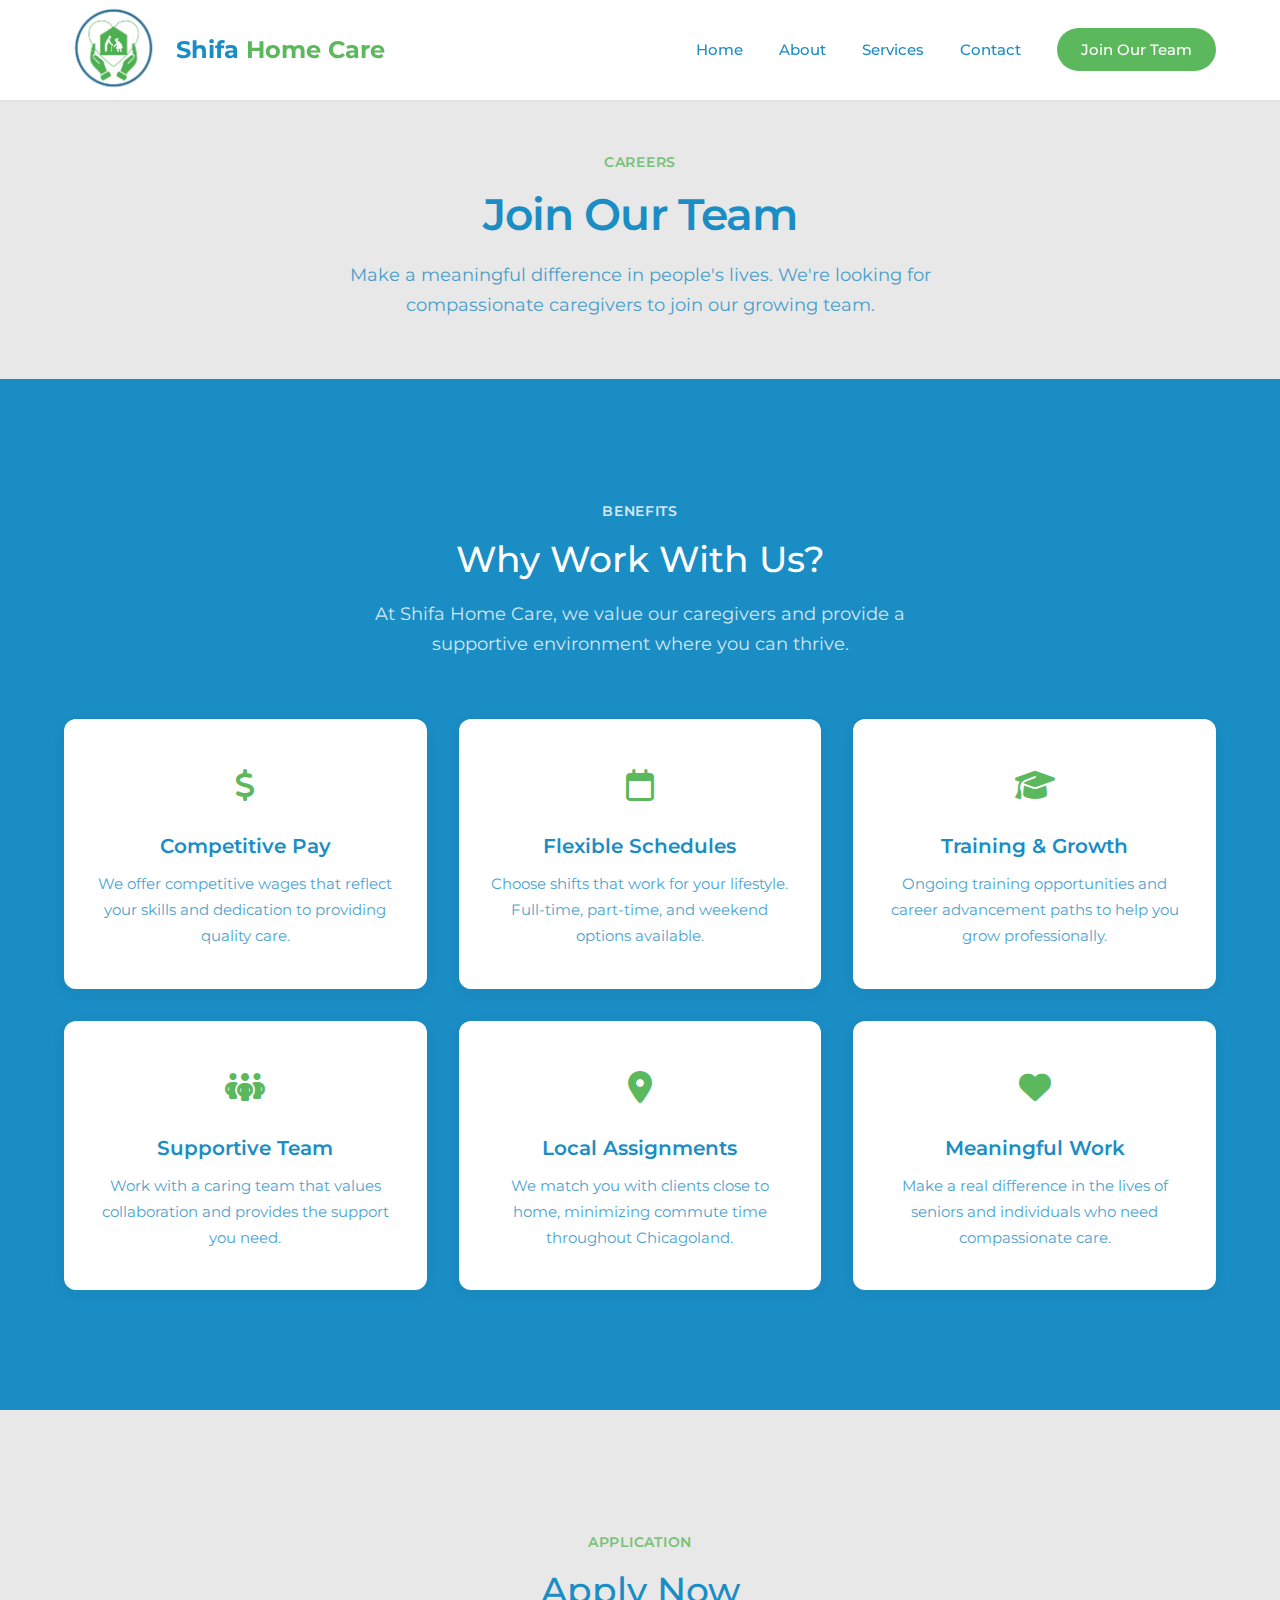
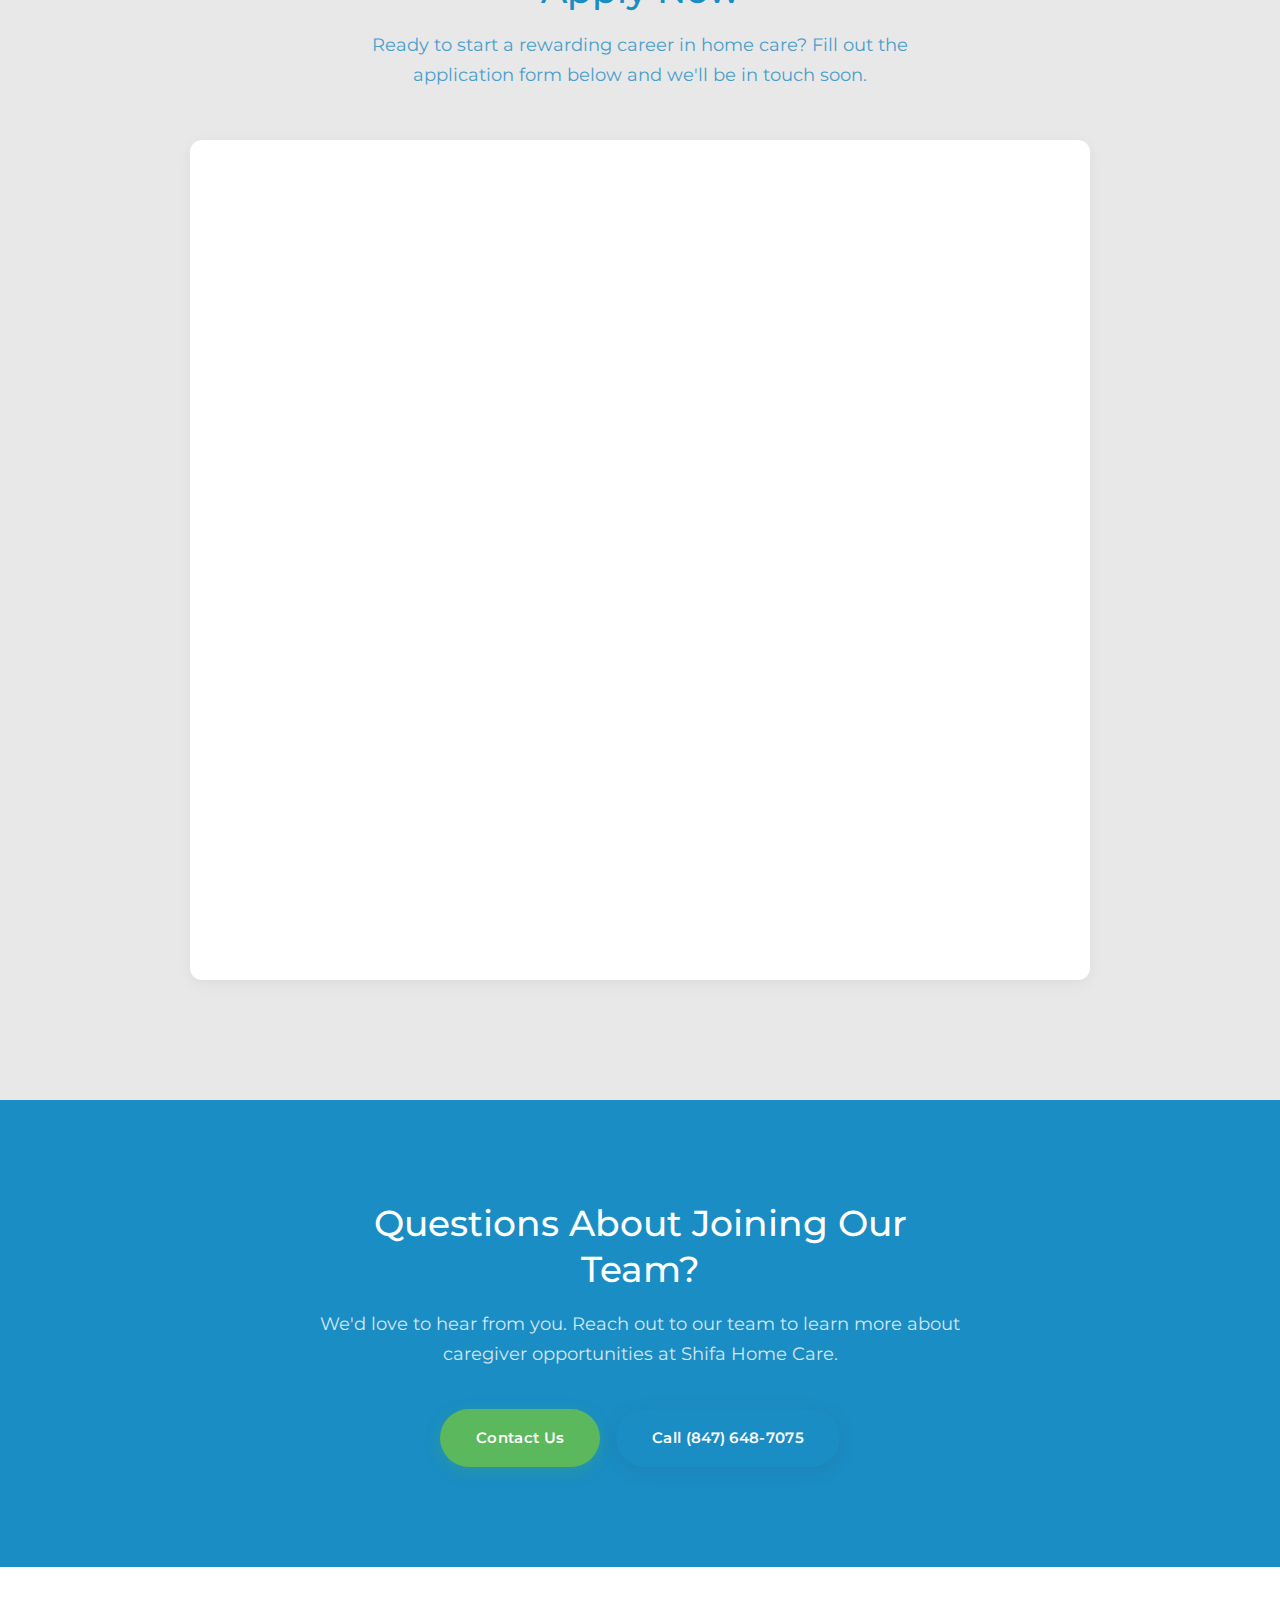
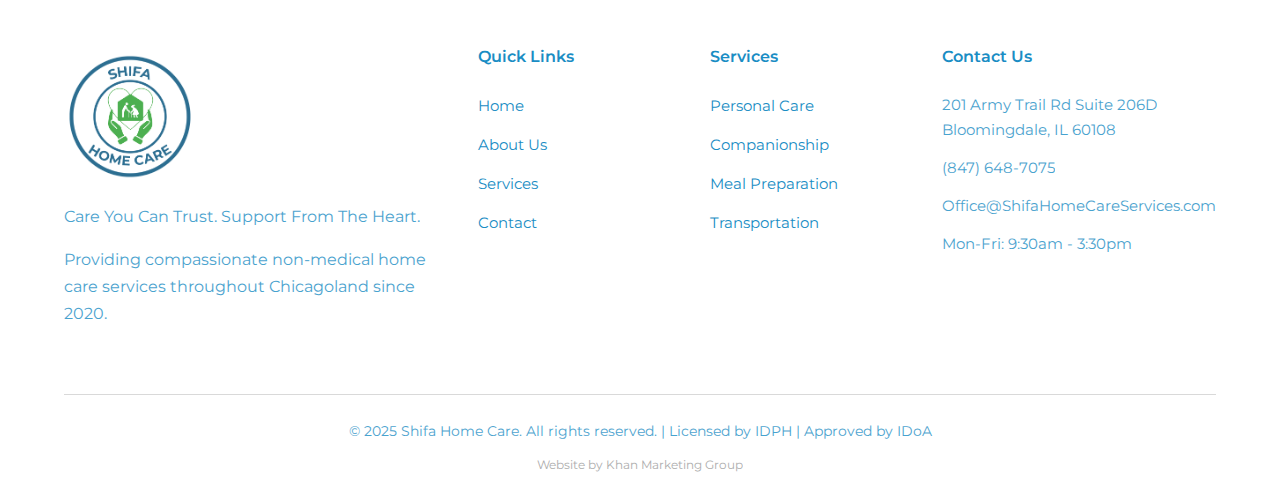
<file: join-our-team.html>
<!DOCTYPE html>
<html lang="en">
<head>
  <meta charset="UTF-8">
  <meta name="viewport" content="width=device-width, initial-scale=1.0">
  <meta name="description" content="Join the Shifa Home Care team. We're hiring compassionate caregivers in Chicagoland. Flexible schedules, competitive pay, and a supportive work environment.">
  <meta name="keywords" content="caregiver jobs, home care jobs, Chicagoland, Cook County, DuPage, healthcare careers, CNA jobs, HHA jobs">
  <meta name="author" content="Shifa Home Care">
  <meta name="robots" content="index, follow">

  <!-- Open Graph / Social Media -->
  <meta property="og:title" content="Join Our Team - Shifa Home Care Careers">
  <meta property="og:description" content="Make a difference in people's lives. Join our team of compassionate caregivers in Chicagoland.">
  <meta property="og:type" content="website">
  <meta property="og:url" content="https://shifahomecareservices.com/join-our-team">
  <meta property="og:image" content="https://shifahomecareservices.com/images/shifa-logo-full.png">

  <!-- Google Analytics -->
  <script async src="https://www.googletagmanager.com/gtag/js?id=G-VCXKW2986H"></script>
  <script>
    window.dataLayer = window.dataLayer || [];
    function gtag(){dataLayer.push(arguments);}
    gtag('js', new Date());
    gtag('config', 'G-VCXKW2986H');
  </script>

  <!-- Google tag (gtag.js) -->
  <script async src="https://www.googletagmanager.com/gtag/js?id=AW-17873588995"></script>
  <script>
    window.dataLayer = window.dataLayer || [];
    function gtag(){dataLayer.push(arguments);}
    gtag('js', new Date());
    gtag('config', 'AW-17873588995');
  </script>

  <!-- Click to call conversion -->
  <script>
  function gtag_report_conversion(url) {
    var callback = function () {
      if (typeof(url) != 'undefined') {
        window.location = url;
      }
    };
    gtag('event', 'conversion', {
        'send_to': 'AW-17873588995/YzOrCJKG3OIbEIOm5cpC',
        'value': 1.0,
        'currency': 'USD',
        'event_callback': callback
    });
    return false;
  }
  </script>

  <title>Join Our Team | Caregiver Careers at Shifa Home Care</title>
  <link rel="canonical" href="https://shifahomecareservices.com/join-our-team">
  <link rel="icon" type="image/png" sizes="32x32" href="images/shifa-favicon.png">
  <link rel="icon" type="image/png" sizes="16x16" href="images/shifa-favicon.png">
  <link rel="apple-touch-icon" sizes="180x180" href="images/shifa-favicon.png">
  <link rel="preconnect" href="https://fonts.googleapis.com">
  <link rel="preconnect" href="https://fonts.gstatic.com" crossorigin>
  <link href="https://fonts.googleapis.com/css2?family=Montserrat:wght@400;500;600;700&display=swap" rel="stylesheet">
  <link rel="stylesheet" href="https://cdnjs.cloudflare.com/ajax/libs/font-awesome/6.5.1/css/all.min.css">
  <link rel="stylesheet" href="css/styles.css">

  <!-- LocalBusiness Schema Markup -->
  <script type="application/ld+json">
  {
    "@context": "https://schema.org",
    "@type": "HomeHealthCareService",
    "name": "Shifa Home Care",
    "description": "Shifa Home Care provides compassionate non-medical in-home caregiver services for elderly care at home in Chicagoland. We offer an alternative to nursing home care with professional help for aging parents and senior care at home including companionship, personal care, respite care, and Alzheimer's and dementia care.",
    "url": "https://shifahomecareservices.com",
    "telephone": "+1-847-648-7075",
    "priceRange": "$$",
    "address": {
      "@type": "PostalAddress",
      "streetAddress": "201 Army Trail Rd Suite 206D",
      "addressLocality": "Bloomingdale",
      "addressRegion": "IL",
      "postalCode": "60108",
      "addressCountry": "US"
    },
    "geo": {
      "@type": "GeoCoordinates",
      "latitude": "41.9486",
      "longitude": "-88.0812"
    },
    "areaServed": [
      {
        "@type": "Place",
        "name": "Cook County, Illinois"
      },
      {
        "@type": "Place",
        "name": "DuPage County, Illinois"
      },
      {
        "@type": "Place",
        "name": "Kane County, Illinois"
      },
      {
        "@type": "Place",
        "name": "Will County, Illinois"
      }
    ],
    "serviceType": [
      "Non-medical home care",
      "In-home caregiving",
      "Elderly care",
      "Senior care",
      "Companionship",
      "Personal care",
      "Respite care",
      "Alzheimer's care",
      "Dementia care",
      "Meal preparation",
      "Light housekeeping",
      "Transportation services",
      "Medication reminders"
    ],
    "hasOfferCatalog": {
      "@type": "OfferCatalog",
      "name": "Home Care Services",
      "itemListElement": [
        {
          "@type": "Offer",
          "itemOffered": {
            "@type": "Service",
            "name": "Personal Care",
            "description": "Assistance with bathing, grooming, and hygiene needs"
          }
        },
        {
          "@type": "Offer",
          "itemOffered": {
            "@type": "Service",
            "name": "Companionship",
            "description": "Meaningful social interaction and emotional support"
          }
        },
        {
          "@type": "Offer",
          "itemOffered": {
            "@type": "Service",
            "name": "Meal Preparation",
            "description": "Nutritious meals prepared according to dietary needs and preferences"
          }
        },
        {
          "@type": "Offer",
          "itemOffered": {
            "@type": "Service",
            "name": "Transportation",
            "description": "Safe transport to appointments, activities, and social events"
          }
        }
      ]
    },
    "paymentAccepted": ["Medicaid", "Cash", "Check", "Credit Card"],
    "openingHoursSpecification": {
      "@type": "OpeningHoursSpecification",
      "dayOfWeek": [
        "Monday",
        "Tuesday",
        "Wednesday",
        "Thursday",
        "Friday"
      ],
      "opens": "09:30",
      "closes": "15:30"
    },
    "email": "Office@ShifaHomeCareServices.com",
    "image": "https://shifahomecareservices.com/images/shifa-logo-full.png",
    "logo": "https://shifahomecareservices.com/images/shifa-logo-full.png",
    "sameAs": [],
    "foundingDate": "2020",
    "slogan": "Care You Can Trust. Support From The Heart."
  }
  </script>
</head>
<body>
  <!-- Header -->
  <header>
    <nav class="container">
      <a href="index.html" class="logo">
        <img src="images/shifa-icon.png" alt="Shifa Home Care Logo">
        <span class="logo-text"><span class="blue">Shifa</span> <span class="green">Home Care</span></span>
      </a>

      <ul class="nav-links">
        <li><a href="index.html">Home</a></li>
        <li><a href="index.html#about">About</a></li>
        <li><a href="index.html#services">Services</a></li>
        <li><a href="contact.html">Contact</a></li>
        <li><a href="join-our-team.html" class="nav-cta active">Join Our Team</a></li>
      </ul>

      <div class="mobile-menu-btn" onclick="toggleMenu()">
        <span></span>
        <span></span>
        <span></span>
      </div>
    </nav>
  </header>

  <!-- Page Header -->
  <section class="page-header">
    <div class="container">
      <p class="section-subtitle">Careers</p>
      <h1>Join Our Team</h1>
      <p>Make a meaningful difference in people's lives. We're looking for compassionate caregivers to join our growing team.</p>
    </div>
  </section>

  <!-- Benefits Section -->
  <section class="join-benefits">
    <div class="container">
      <div class="section-header">
        <p class="section-subtitle">Benefits</p>
        <h2>Why Work With Us?</h2>
        <p>At Shifa Home Care, we value our caregivers and provide a supportive environment where you can thrive.</p>
      </div>

      <div class="benefits-grid">
        <div class="benefit-card">
          <div class="icon"><i class="fa-solid fa-dollar-sign"></i></div>
          <h3>Competitive Pay</h3>
          <p>We offer competitive wages that reflect your skills and dedication to providing quality care.</p>
        </div>

        <div class="benefit-card">
          <div class="icon"><i class="fa-regular fa-calendar"></i></div>
          <h3>Flexible Schedules</h3>
          <p>Choose shifts that work for your lifestyle. Full-time, part-time, and weekend options available.</p>
        </div>

        <div class="benefit-card">
          <div class="icon"><i class="fa-solid fa-graduation-cap"></i></div>
          <h3>Training & Growth</h3>
          <p>Ongoing training opportunities and career advancement paths to help you grow professionally.</p>
        </div>

        <div class="benefit-card">
          <div class="icon"><i class="fa-solid fa-people-group"></i></div>
          <h3>Supportive Team</h3>
          <p>Work with a caring team that values collaboration and provides the support you need.</p>
        </div>

        <div class="benefit-card">
          <div class="icon"><i class="fa-solid fa-location-dot"></i></div>
          <h3>Local Assignments</h3>
          <p>We match you with clients close to home, minimizing commute time throughout Chicagoland.</p>
        </div>

        <div class="benefit-card">
          <div class="icon"><i class="fa-solid fa-heart"></i></div>
          <h3>Meaningful Work</h3>
          <p>Make a real difference in the lives of seniors and individuals who need compassionate care.</p>
        </div>
      </div>
    </div>
  </section>

  <!-- Application Form Section -->
  <section class="application-form">
    <div class="container">
      <div class="section-header">
        <p class="section-subtitle">Application</p>
        <h2>Apply Now</h2>
        <p>Ready to start a rewarding career in home care? Fill out the application form below and we'll be in touch soon.</p>
      </div>

      <div class="jotform-container">
        <iframe
          id="JotFormIFrame-252115733741048"
          title="Caregiver Application Form"
          onload="window.parent.scrollTo(0,0)"
          allowtransparency="true"
          allow="geolocation; microphone; camera; fullscreen"
          src="https://form.jotform.com/252115733741048"
          frameborder="0"
          style="min-width: 100%; max-width: 100%; height: 800px; border: none;"
          scrolling="yes"
        ></iframe>
        <script src='https://cdn.jotfor.ms/s/umd/latest/for-form-embed-handler.js'></script>
        <script>window.jotformEmbedHandler("iframe[id='JotFormIFrame-252115733741048']", "https://form.jotform.com/")</script>
      </div>
    </div>
  </section>

  <!-- CTA Section -->
  <section class="cta">
    <div class="container">
      <div class="cta-content">
        <h2>Questions About Joining Our Team?</h2>
        <p>We'd love to hear from you. Reach out to our team to learn more about caregiver opportunities at Shifa Home Care.</p>
        <div class="cta-buttons">
          <a href="contact.html" class="btn btn-primary">Contact Us</a>
          <a href="tel:8476487075" class="btn btn-secondary" onclick="return gtag_report_conversion('tel:8476487075')">Call (847) 648-7075</a>
        </div>
      </div>
    </div>
  </section>

  <!-- Footer -->
  <footer>
    <div class="container">
      <div class="footer-content">
        <div class="footer-brand">
          <a href="index.html"><img src="images/shifa-logo-full.png" alt="Shifa Home Care" class="footer-logo"></a>
          <p>Care You Can Trust. Support From The Heart.</p>
          <p>Providing compassionate non-medical home care services throughout Chicagoland since 2020.</p>
        </div>

        <div class="footer-links">
          <h4>Quick Links</h4>
          <ul>
            <li><a href="index.html">Home</a></li>
            <li><a href="index.html#about">About Us</a></li>
            <li><a href="index.html#services">Services</a></li>
            <li><a href="contact.html">Contact</a></li>
          </ul>
        </div>

        <div class="footer-links">
          <h4>Services</h4>
          <ul>
            <li><a href="index.html#services">Personal Care</a></li>
            <li><a href="index.html#services">Companionship</a></li>
            <li><a href="index.html#services">Meal Preparation</a></li>
            <li><a href="index.html#services">Transportation</a></li>
          </ul>
        </div>

        <div class="footer-links footer-contact">
          <h4>Contact Us</h4>
          <p>201 Army Trail Rd Suite 206D<br>Bloomingdale, IL 60108</p>
          <p><a href="tel:8476487075" onclick="return gtag_report_conversion('tel:8476487075')">(847) 648-7075</a></p>
          <p><a href="mailto:Office@ShifaHomeCareServices.com">Office@ShifaHomeCareServices.com</a></p>
          <p>Mon-Fri: 9:30am - 3:30pm</p>
        </div>
      </div>

      <div class="footer-bottom">
        <p>&copy; 2025 Shifa Home Care. All rights reserved. | Licensed by IDPH | Approved by IDoA</p>
        <p class="footer-credit">Website by <a href="https://khanmarketinggroup.com" target="_blank" rel="noopener noreferrer">Khan Marketing Group</a></p>
      </div>
    </div>
  </footer>

  <script>
    // Mobile menu toggle
    function toggleMenu() {
      const navLinks = document.querySelector('.nav-links');
      navLinks.classList.toggle('active');
    }
  </script>
</body>
</html>
</file>
<file: css/styles.css>
/* ===== CSS Variables ===== */
/* Brand Colors Only: Green #5cb85c, Blue #1a8dc4, Off-white #fdfcff, Gray #d9d9d9, White #ffffff */
:root {
  --green: #5cb85c;
  --blue: #1a8dc4;
  --off-white: #fdfcff;
  --white: #ffffff;
  --gray: #d9d9d9;
  --shadow-sm: 0 1px 3px rgba(0, 0, 0, 0.06);
  --shadow: 0 4px 15px rgba(0, 0, 0, 0.05);
  --shadow-lg: 0 10px 40px rgba(0, 0, 0, 0.08);
  --transition: all 0.3s ease;
  --radius: 12px;
  --radius-lg: 20px;
}

/* ===== Reset & Base ===== */
*,
*::before,
*::after {
  box-sizing: border-box;
  margin: 0;
  padding: 0;
}

html {
  scroll-behavior: smooth;
  overflow-x: hidden;
}

html, body {
  max-width: 100%;
  overflow-x: hidden;
}

body {
  font-family: 'Montserrat', sans-serif;
  font-weight: 400;
  line-height: 1.7;
  color: var(--blue);
  background-color: #e8e8e8;
}

img {
  max-width: 100%;
  height: auto;
}

a {
  text-decoration: none;
  color: inherit;
}

ul {
  list-style: none;
}

.container {
  max-width: 1200px;
  margin: 0 auto;
  padding: 0 24px;
}

/* ===== Typography ===== */
h1, h2, h3, h4 {
  font-weight: 600;
  line-height: 1.3;
  margin-bottom: 1rem;
  color: var(--blue);
}

h1 {
  font-size: 2.75rem;
  font-weight: 600;
  letter-spacing: -0.02em;
}

h2 {
  font-size: 2.25rem;
  font-weight: 500;
}

h3 {
  font-size: 1.25rem;
  font-weight: 600;
}

p {
  margin-bottom: 1rem;
  color: var(--blue);
  opacity: 0.8;
}

/* ===== Buttons ===== */
.btn {
  display: inline-block;
  padding: 16px 36px;
  border-radius: 50px;
  font-size: 0.95rem;
  font-weight: 600;
  font-family: 'Montserrat', sans-serif;
  cursor: pointer;
  transition: var(--transition);
  border: none;
  text-align: center;
  letter-spacing: 0.02em;
}

.btn-primary {
  background-color: var(--green);
  color: white;
  box-shadow: 0 4px 15px rgba(76, 175, 80, 0.3);
}

.btn-primary:hover {
  background-color: #4a9d4a;
  transform: translateY(-3px) scale(1.02);
  box-shadow: 0 8px 25px rgba(92, 184, 92, 0.5);
}

.btn-secondary {
  background-color: var(--blue);
  color: white;
  box-shadow: 0 4px 15px rgba(43, 110, 145, 0.3);
}

.btn-secondary:hover {
  background-color: #1575a8;
  transform: translateY(-3px) scale(1.02);
  box-shadow: 0 8px 25px rgba(26, 141, 196, 0.5);
}

.btn-outline {
  background-color: transparent;
  border: 2px solid var(--blue);
  color: var(--blue);
}

.btn-outline:hover {
  background-color: var(--blue);
  color: white;
}

.btn-review {
  background-color: var(--green);
  color: white;
  border: 2px solid var(--green);
  box-shadow: 0 4px 15px rgba(92, 184, 92, 0.3);
  font-size: 0.9rem;
  padding: 10px 20px;
  white-space: nowrap;
}

.btn-review:hover {
  background-color: #4a9d4a;
  color: white;
  border-color: #4a9d4a;
  transform: translateY(-2px);
  box-shadow: 0 6px 20px rgba(92, 184, 92, 0.4);
}

/* ===== Header & Navigation ===== */
header {
  background-color: var(--white);
  box-shadow: var(--shadow-sm);
  position: fixed;
  width: 100%;
  top: 0;
  z-index: 1000;
}

nav {
  display: flex;
  justify-content: space-between;
  align-items: center;
  padding: 18px 0;
}

.logo {
  display: flex;
  align-items: center;
  gap: 12px;
}

.logo img {
  height: 100px !important;
  width: auto !important;
  max-height: none !important;
  max-width: none !important;
  object-fit: contain;
}

.logo-text {
  font-size: 24px;
  font-weight: 700;
  line-height: 1.2;
}

.logo-text .blue {
  color: #1a8dc4;
}

.logo-text .green {
  color: #5cb85c;
}


.nav-links {
  display: flex;
  gap: 36px;
  align-items: center;
}

.nav-links a {
  font-weight: 500;
  font-size: 0.95rem;
  color: var(--blue);
  transition: var(--transition);
  position: relative;
}

.nav-links a:hover,
.nav-links a.active {
  color: var(--green);
}

.nav-links a::after {
  content: '';
  position: absolute;
  bottom: -6px;
  left: 0;
  width: 0;
  height: 2px;
  background-color: var(--green);
  transition: var(--transition);
  border-radius: 2px;
}

.nav-links a:hover::after,
.nav-links a.active::after {
  width: 100%;
}

.nav-cta {
  background-color: var(--green);
  color: white !important;
  padding: 12px 24px;
  border-radius: 50px;
  font-weight: 600;
}

.nav-cta:hover {
  background-color: #4a9d4a;
  transform: translateY(-2px) scale(1.02);
}

.nav-cta::after {
  display: none !important;
}

/* Mobile Menu */
.mobile-menu-btn {
  display: none;
  flex-direction: column;
  gap: 5px;
  cursor: pointer;
  padding: 5px;
}

.mobile-menu-btn span {
  width: 24px;
  height: 2px;
  background-color: var(--blue);
  transition: var(--transition);
  border-radius: 2px;
}

/* ===== Hero Section ===== */
.hero {
  background-color: transparent;
  padding: 60px 0 80px;
  margin-top: 90px;
  position: relative;
  overflow: hidden;
}


.hero-content {
  display: grid;
  grid-template-columns: 1fr 1fr;
  gap: 80px;
  align-items: center;
  position: relative;
  z-index: 1;
}

.hero-text h1 {
  font-size: 3.25rem;
  font-weight: 600;
  margin-bottom: 1.5rem;
  color: var(--blue);
}

.hero-tagline {
  font-size: 1.15rem;
  font-weight: 500;
  color: var(--green);
  margin-bottom: 0.75rem;
  letter-spacing: 0.03em;
}

.hero-text p {
  font-size: 1.1rem;
  color: var(--blue);
  opacity: 0.8;
  margin-bottom: 2.5rem;
  line-height: 1.8;
}

.hero-buttons {
  display: flex;
  gap: 16px;
  flex-wrap: wrap;
}

.hero-image {
  text-align: center;
}

.hero-image img {
  border-radius: var(--radius-lg);
  box-shadow: 0 20px 50px rgba(0, 0, 0, 0.2);
  width: 100%;
  max-width: 550px;
  height: auto;
  object-fit: cover;
}

.hero-placeholder {
  background-color: var(--white);
  border-radius: var(--radius-lg);
  height: 420px;
  display: flex;
  align-items: center;
  justify-content: center;
  font-size: 1rem;
  color: var(--gray);
  border: 2px dashed var(--gray);
  text-align: center;
  padding: 20px;
}

/* ===== About Section ===== */
.about {
  padding: 120px 0;
  background-color: var(--blue);
}

.about h2,
.about p,
.about .section-subtitle {
  color: var(--white);
}

.about .credential-badge {
  background-color: rgba(255, 255, 255, 0.15);
  border-color: rgba(255, 255, 255, 0.3);
  color: var(--white);
}

.about .about-badge {
  background-color: var(--white);
}

.about .about-badge span {
  color: var(--green);
}

.about .about-badge small {
  color: var(--blue);
}

.about-content {
  display: grid;
  grid-template-columns: 1fr 1fr;
  gap: 80px;
  align-items: center;
}

.about-image {
  position: relative;
}

.about-image img {
  border-radius: var(--radius-lg);
  box-shadow: 0 20px 50px rgba(0, 0, 0, 0.2);
  width: 100%;
  height: auto;
  object-fit: cover;
}

.about-placeholder {
  background-color: var(--off-white);
  border-radius: var(--radius-lg);
  height: 400px;
  display: flex;
  align-items: center;
  justify-content: center;
  color: var(--gray);
  border: 2px dashed var(--gray);
}

.about-badge {
  position: absolute;
  bottom: -20px;
  right: 40px;
  background-color: var(--white);
  border-left: 4px solid var(--green);
  padding: 20px 28px;
  border-radius: var(--radius);
  box-shadow: var(--shadow-lg);
}

.about-badge span {
  display: block;
  font-size: 1.75rem;
  font-weight: 700;
  color: var(--green);
}

.about-badge small {
  color: var(--blue);
  opacity: 0.8;
  font-size: 0.9rem;
}

.about-text .section-subtitle {
  color: var(--green);
  font-weight: 600;
  font-size: 0.9rem;
  letter-spacing: 0.05em;
  text-transform: uppercase;
  margin-bottom: 0.75rem;
}

.about-text h2 {
  margin-bottom: 1.5rem;
}

.about-text p {
  font-size: 1.05rem;
  line-height: 1.8;
}

.credentials {
  display: flex;
  flex-wrap: wrap;
  gap: 12px;
  margin-top: 2rem;
}

.credential-badge {
  background-color: var(--off-white);
  border: 1px solid var(--gray);
  padding: 10px 18px;
  border-radius: 50px;
  font-size: 0.85rem;
  font-weight: 500;
  color: var(--blue);
}

/* ===== Services Section ===== */
.services {
  padding: 120px 0;
  background-color: transparent;
}

.section-header {
  text-align: center;
  max-width: 600px;
  margin: 0 auto 60px;
}

.section-header .section-subtitle {
  color: var(--green);
  font-weight: 600;
  font-size: 0.9rem;
  letter-spacing: 0.05em;
  text-transform: uppercase;
  margin-bottom: 0.75rem;
}

.section-header p {
  font-size: 1.1rem;
}

.services-grid {
  display: grid;
  grid-template-columns: repeat(4, 1fr);
  gap: 24px;
}

.service-card {
  background-color: var(--white);
  padding: 36px 28px;
  border-radius: var(--radius);
  text-align: center;
  box-shadow: var(--shadow);
  transition: var(--transition);
  border: 1px solid transparent;
}

.service-card:hover {
  transform: translateY(-8px);
  box-shadow: 0 15px 40px rgba(0, 0, 0, 0.15);
  border-color: var(--green);
}

.service-icon {
  width: 72px;
  height: 72px;
  background-color: var(--off-white);
  border: 2px solid var(--green);
  border-radius: 50%;
  display: flex;
  align-items: center;
  justify-content: center;
  margin: 0 auto 20px;
  font-size: 1.5rem;
  color: var(--green);
}

.service-card h3 {
  font-size: 1.05rem;
  color: var(--blue);
  margin-bottom: 0.5rem;
}

.service-card p {
  font-size: 0.9rem;
  color: var(--blue);
  opacity: 0.8;
  margin-bottom: 0;
  line-height: 1.6;
}

/* ===== Why Choose Us Section ===== */
.why-us {
  padding: 120px 0;
  background-color: var(--blue);
}

.why-us .section-header h2,
.why-us .section-header p,
.why-us .section-header .section-subtitle {
  color: var(--white);
}

.why-us-grid {
  display: grid;
  grid-template-columns: repeat(3, 1fr);
  gap: 32px;
}

.why-us-card {
  text-align: center;
  padding: 48px 32px;
  border-radius: var(--radius);
  background-color: var(--white);
  box-shadow: var(--shadow);
  transition: var(--transition);
}

.why-us-card:hover {
  transform: translateY(-8px);
  box-shadow: 0 15px 40px rgba(0, 0, 0, 0.15);
}

.why-us-icon {
  width: 80px;
  height: 80px;
  background-color: var(--white);
  border: 2px solid var(--green);
  border-radius: 50%;
  display: flex;
  align-items: center;
  justify-content: center;
  margin: 0 auto 24px;
  font-size: 1.75rem;
  color: var(--blue);
}

.why-us-card h3 {
  color: var(--blue);
  margin-bottom: 1rem;
}

.why-us-card p {
  color: var(--blue);
  opacity: 0.8;
  margin-bottom: 0;
  font-size: 0.95rem;
}

/* ===== Service Areas Section ===== */
.service-areas {
  padding: 120px 0;
  background-color: transparent;
  position: relative;
}


.areas-grid {
  display: grid;
  grid-template-columns: repeat(4, 1fr);
  gap: 24px;
  margin-top: 50px;
}

.area-card {
  background-color: var(--white);
  padding: 36px 28px;
  border-radius: var(--radius);
  text-align: center;
  transition: var(--transition);
  box-shadow: var(--shadow);
  border-bottom: 3px solid transparent;
}

.area-card:hover {
  border-bottom-color: var(--green);
  transform: translateY(-8px);
  box-shadow: 0 15px 40px rgba(0, 0, 0, 0.15);
}

.area-card h3 {
  font-size: 1.2rem;
  margin-bottom: 0.5rem;
  color: var(--blue);
}

.area-card p {
  color: var(--blue);
  opacity: 0.8;
  margin-bottom: 0;
  font-size: 0.95rem;
}

/* ===== Testimonials Section ===== */
.testimonials {
  padding: 120px 0;
  background-color: var(--white);
}

.google-rating-header {
  display: flex;
  align-items: center;
  justify-content: center;
  gap: 20px;
  margin-top: 2rem;
  padding: 24px;
  background-color: var(--off-white);
  border-radius: var(--radius);
  max-width: 600px;
  margin-left: auto;
  margin-right: auto;
}

.google-rating-header > i {
  font-size: 3rem;
  color: #4285f4;
}

.rating-info {
  display: flex;
  flex-direction: column;
  gap: 12px;
}

.rating-stars {
  display: flex;
  align-items: center;
  gap: 12px;
}

.rating-number {
  font-size: 2rem;
  font-weight: 700;
  color: var(--blue);
}

.rating-stars .stars {
  display: flex;
  gap: 4px;
  color: #ffc107;
  font-size: 1.2rem;
}

.review-count {
  font-size: 1rem;
  color: var(--blue);
  opacity: 0.7;
}


.testimonials-slider-container {
  position: relative;
  margin-top: 50px;
  max-width: 900px;
  margin-left: auto;
  margin-right: auto;
}

.testimonials-slider {
  position: relative;
  min-height: 300px;
}

.testimonial-slide {
  display: none;
  background-color: var(--off-white);
  padding: 40px;
  border-radius: var(--radius);
  box-shadow: var(--shadow);
  border-left: 4px solid var(--green);
  transition: var(--transition);
  cursor: default;
}

.testimonial-slide.active {
  display: block;
}

.testimonial-slide:hover {
  transform: translateY(-8px);
  box-shadow: 0 15px 40px rgba(0, 0, 0, 0.15);
}

.testimonial-slide .stars {
  display: flex;
  gap: 4px;
  color: #ffc107;
  font-size: 1.1rem;
  margin-bottom: 20px;
}

.testimonial-text {
  color: #444;
  font-size: 1.05rem;
  line-height: 1.8;
  font-style: normal;
  margin-bottom: 24px;
}

.testimonial-author {
  display: flex;
  justify-content: space-between;
  align-items: center;
  flex-wrap: wrap;
  gap: 12px;
  padding-top: 20px;
  border-top: 1px solid var(--gray);
}

.testimonial-author strong {
  color: var(--blue);
  font-size: 1rem;
  font-weight: 600;
}

.google-badge {
  display: flex;
  align-items: center;
  gap: 6px;
  font-size: 0.85rem;
  color: var(--blue);
  opacity: 0.7;
}

.google-badge i {
  font-size: 1rem;
}

.slider-btn {
  position: absolute;
  top: 50%;
  transform: translateY(-50%);
  background-color: var(--white);
  border: 2px solid var(--green);
  color: var(--green);
  width: 50px;
  height: 50px;
  border-radius: 50%;
  cursor: pointer;
  font-size: 1.25rem;
  display: flex;
  align-items: center;
  justify-content: center;
  transition: var(--transition);
  z-index: 10;
  box-shadow: var(--shadow);
}

.slider-btn:hover {
  background-color: var(--green);
  color: white;
  transform: translateY(-50%) scale(1.1);
}

.slider-prev {
  left: -60px;
}

.slider-next {
  right: -60px;
}

.slider-dots {
  display: flex;
  justify-content: center;
  gap: 12px;
  margin-top: 32px;
}

.dot {
  width: 12px;
  height: 12px;
  border-radius: 50%;
  background-color: var(--gray);
  cursor: pointer;
  transition: var(--transition);
}

.dot:hover {
  background-color: var(--green);
  opacity: 0.7;
}

.dot.active {
  background-color: var(--green);
  width: 32px;
  border-radius: 6px;
}

/* ===== CTA Section ===== */
.cta {
  padding: 100px 0;
  background-color: var(--blue);
  text-align: center;
}

.cta h2,
.cta p {
  color: var(--white);
}

.cta-content {
  max-width: 650px;
  margin: 0 auto;
}

.cta h2 {
  margin-bottom: 1rem;
}

.cta p {
  font-size: 1.1rem;
  margin-bottom: 2.5rem;
}

.cta-buttons {
  display: flex;
  gap: 16px;
  justify-content: center;
  flex-wrap: wrap;
}

/* ===== Page Header ===== */
.page-header {
  background-color: transparent;
  padding: 60px 0 60px;
  margin-top: 90px;
  text-align: center;
  position: relative;
}


.page-header .section-subtitle {
  color: var(--green);
  font-weight: 600;
  font-size: 0.9rem;
  letter-spacing: 0.05em;
  text-transform: uppercase;
  margin-bottom: 0.75rem;
}

.page-header h1 {
  color: var(--blue);
  margin-bottom: 1rem;
}

.page-header p {
  max-width: 600px;
  margin: 0 auto;
  font-size: 1.1rem;
}

.page-header .page-subtitle {
  color: var(--blue);
}

/* ===== Join Our Team Page ===== */
.join-benefits {
  padding: 120px 0;
  background-color: var(--blue);
}

.join-benefits .section-header h2,
.join-benefits .section-header p,
.join-benefits .section-header .section-subtitle {
  color: var(--white);
}

.benefits-grid {
  display: grid;
  grid-template-columns: repeat(3, 1fr);
  gap: 32px;
  margin-top: 50px;
}

.benefit-card {
  text-align: center;
  padding: 40px 32px;
  border-radius: var(--radius);
  background-color: var(--white);
  box-shadow: var(--shadow);
  transition: var(--transition);
}

.benefit-card:hover {
  transform: translateY(-8px);
  box-shadow: 0 15px 40px rgba(0, 0, 0, 0.15);
}

.benefit-card .icon {
  font-size: 2rem;
  margin-bottom: 1.25rem;
  color: var(--green);
}

.benefit-card h3 {
  color: var(--blue);
  margin-bottom: 0.75rem;
}

.benefit-card p {
  color: var(--blue);
  opacity: 0.8;
  margin-bottom: 0;
  font-size: 0.95rem;
}

/* Application Form Section */
.application-form {
  padding: 120px 0;
  background-color: transparent;
}

.application-form .section-header {
  margin-bottom: 50px;
}

.jotform-container {
  max-width: 900px;
  margin: 0 auto;
  background-color: var(--white);
  border-radius: var(--radius);
  box-shadow: var(--shadow);
  overflow: hidden;
  padding: 20px;
}

.jotform-container iframe {
  display: block;
}

/* ===== Contact Page ===== */
.contact-section {
  padding: 120px 0;
  background-color: transparent;
}

.contact-section .container {
  padding-left: 24px;
  padding-right: 24px;
}

.contact-grid {
  display: grid;
  grid-template-columns: 1fr 1fr;
  gap: 60px;
}

.contact-info h2 {
  margin-bottom: 1rem;
}

.contact-info > p {
  font-size: 1.05rem;
  margin-bottom: 2rem;
}

.contact-card {
  background-color: var(--white);
  padding: 28px;
  border-radius: var(--radius);
  margin-bottom: 20px;
  border-left: 4px solid var(--green);
  box-shadow: var(--shadow);
}

.contact-card h3 {
  color: var(--blue);
  font-size: 1.1rem;
  margin-bottom: 1rem;
  display: flex;
  align-items: center;
  gap: 10px;
}

.contact-card p {
  color: var(--blue);
  opacity: 0.8;
  margin-bottom: 0.5rem;
  font-size: 0.95rem;
}

.contact-card a {
  color: var(--green);
  font-weight: 500;
  transition: var(--transition);
}

.contact-card a:hover {
  color: var(--blue);
}

.contact-form-wrapper {
  background-color: var(--white);
  padding: 48px;
  border-radius: var(--radius);
  box-shadow: var(--shadow);
}

.contact-form-wrapper h2 {
  margin-bottom: 0.5rem;
  color: var(--green);
}

.contact-form-wrapper > p {
  margin-bottom: 2rem;
}

.form-group {
  margin-bottom: 24px;
}

.form-group label {
  display: block;
  margin-bottom: 8px;
  font-weight: 500;
  font-size: 0.95rem;
  color: var(--blue);
}

.form-group input,
.form-group textarea,
.form-group select {
  width: 100%;
  padding: 14px 18px;
  border: 1px solid var(--gray);
  border-radius: var(--radius);
  font-size: 1rem;
  font-family: 'Montserrat', sans-serif;
  transition: var(--transition);
  background-color: var(--white);
}

.form-group input:focus,
.form-group textarea:focus,
.form-group select:focus {
  outline: none;
  border-color: var(--green);
  box-shadow: 0 0 0 4px rgba(76, 175, 80, 0.1);
}

.form-group textarea {
  resize: vertical;
  min-height: 140px;
}

/* ===== Form Success Message ===== */
.form-success-message {
  display: none;
  text-align: center;
  padding: 60px 40px;
  background: linear-gradient(135deg, #f8f9fa 0%, #ffffff 100%);
  border-radius: 12px;
  box-shadow: 0 4px 20px rgba(0, 0, 0, 0.1);
}

.success-icon {
  width: 80px;
  height: 80px;
  background: var(--green);
  color: white;
  border-radius: 50%;
  display: flex;
  align-items: center;
  justify-content: center;
  font-size: 3rem;
  font-weight: bold;
  margin: 0 auto 1.5rem;
  box-shadow: 0 4px 15px rgba(92, 184, 92, 0.3);
}

.success-heading {
  color: var(--green);
  font-size: 2rem;
  font-weight: 700;
  margin-bottom: 1rem;
}

.success-text {
  color: #444;
  font-size: 1.1rem;
  line-height: 1.6;
  margin-bottom: 1.5rem;
}

.success-phone {
  color: #666;
  font-size: 1rem;
  margin-bottom: 0;
}

.success-phone-link {
  color: var(--blue);
  font-weight: 700;
  font-size: 1.15rem;
  text-decoration: none;
  transition: all 0.3s ease;
  border-bottom: 2px solid transparent;
  white-space: nowrap;
}

.success-phone-link:hover {
  color: var(--green);
  border-bottom-color: var(--green);
}

/* ===== Footer ===== */
footer {
  background-color: var(--white);
  color: var(--blue);
  padding: 80px 0 24px;
}

.footer-content {
  display: grid;
  grid-template-columns: 2fr 1fr 1fr 1.5fr;
  gap: 50px;
  margin-bottom: 50px;
}

footer .footer-brand .footer-logo {
  height: 140px !important;
  width: auto !important;
  min-height: 140px;
  max-height: none;
  margin-bottom: 1rem;
  display: block;
  object-fit: contain;
}

.footer-brand .logo-text {
  color: var(--blue);
  font-size: 1.75rem;
  margin-bottom: 1rem;
}

.footer-brand p {
  margin-bottom: 1rem;
  color: var(--blue);
}

.footer-social {
  display: flex;
  gap: 12px;
}

.footer-social a {
  width: 42px;
  height: 42px;
  background-color: var(--gray);
  border-radius: 50%;
  display: flex;
  align-items: center;
  justify-content: center;
  transition: var(--transition);
  color: var(--blue);
}

.footer-social a:hover {
  background-color: var(--green);
  color: var(--white);
}

.footer-links h4 {
  margin-bottom: 1.5rem;
  font-size: 1rem;
  font-weight: 600;
}

.footer-links ul li {
  margin-bottom: 12px;
}

.footer-links a {
  transition: var(--transition);
  font-size: 0.95rem;
  color: var(--blue);
}

.footer-links a:hover {
  color: var(--green);
}

.footer-contact p {
  margin-bottom: 0.75rem;
  display: flex;
  align-items: flex-start;
  gap: 10px;
  font-size: 0.95rem;
  color: var(--blue);
}

.footer-bottom {
  border-top: 1px solid var(--gray);
  padding-top: 24px;
  text-align: center;
}

.footer-bottom p {
  font-size: 0.9rem;
  margin-bottom: 0;
  color: var(--blue);
}

.footer-credit {
  font-size: 0.75rem !important;
  color: #999 !important;
  opacity: 0.8;
  margin-top: 12px !important;
}

.footer-credit a {
  color: #999;
  text-decoration: none;
  transition: var(--transition);
}

.footer-credit a:hover {
  color: var(--green);
  text-decoration: underline;
}

/* ===== Map Placeholder ===== */
.map-section {
  background-color: var(--off-white);
  height: 400px;
  display: flex;
  align-items: center;
  justify-content: center;
  color: var(--gray);
}

/* ===== Responsive Design ===== */
@media (max-width: 1024px) {
  .services-grid {
    grid-template-columns: repeat(2, 1fr);
  }

  .areas-grid {
    grid-template-columns: repeat(2, 1fr);
  }

  .footer-content {
    grid-template-columns: 1fr 1fr;
    gap: 40px;
  }

  h1 {
    font-size: 2.25rem;
  }

  h2 {
    font-size: 1.85rem;
  }
}

@media (max-width: 768px) {
  .mobile-menu-btn {
    display: flex;
  }

  .nav-links {
    display: none;
    position: absolute;
    top: 100%;
    left: 0;
    right: 0;
    background-color: var(--white);
    flex-direction: column;
    padding: 24px;
    box-shadow: var(--shadow);
    gap: 16px;
  }

  .nav-links.active {
    display: flex;
  }

  .hero {
    padding: 60px 0 60px;
    margin-top: 100px;
  }

  .hero-content {
    grid-template-columns: 1fr;
    text-align: center;
    gap: 40px;
  }

  .hero-text h1 {
    font-size: 2.25rem;
  }

  .hero-buttons {
    justify-content: center;
  }

  .hero-image {
    display: block;
    order: -1;
  }

  .hero-image img {
    max-width: 100%;
    width: 100%;
    height: auto;
    border-radius: var(--radius);
  }

  .about,
  .services,
  .why-us,
  .service-areas,
  .testimonials,
  .join-benefits,
  .application-form,
  .contact-section {
    padding: 80px 0;
  }

  .testimonials-slider-container {
    max-width: 100%;
  }

  .slider-btn {
    width: 40px;
    height: 40px;
    font-size: 1rem;
  }

  .slider-prev {
    left: 10px;
  }

  .slider-next {
    right: 10px;
  }

  .testimonial-slide {
    padding: 32px 24px;
  }

  .google-rating-header {
    flex-direction: column;
    text-align: center;
  }

  .rating-info {
    align-items: center;
  }

  .about-content {
    grid-template-columns: 1fr;
    gap: 40px;
  }

  .about-image {
    order: -1;
  }

  .about-image img {
    width: 100%;
    height: auto;
  }

  .about-badge {
    right: 20px;
    bottom: -15px;
    padding: 15px 20px;
  }

  .about-badge span {
    font-size: 1.5rem;
  }

  .services-grid {
    grid-template-columns: 1fr;
  }

  .why-us-grid {
    grid-template-columns: 1fr;
  }

  .areas-grid {
    grid-template-columns: 1fr;
  }

  .benefits-grid {
    grid-template-columns: 1fr;
  }

  .contact-grid {
    grid-template-columns: 1fr;
  }

  .footer-content {
    grid-template-columns: 1fr;
    text-align: center;
    gap: 32px;
  }

  .footer-social {
    justify-content: center;
  }

  .footer-contact p {
    justify-content: center;
  }

  .cta {
    padding: 80px 0;
  }

  .page-header {
    padding: 50px 0 50px;
    margin-top: 100px;
  }

  nav {
    padding: 12px 0;
  }

  .logo img {
    height: 80px !important;
    max-height: none !important;
    max-width: none !important;
  }

  .logo-text {
    font-size: 20px;
  }
}

@media (max-width: 480px) {
  .hero {
    padding: 40px 0 40px;
    margin-top: 80px;
  }

  .hero-text h1 {
    font-size: 1.85rem;
  }

  .hero-tagline {
    font-size: 1rem;
  }

  .btn {
    padding: 14px 28px;
    font-size: 0.9rem;
    width: 100%;
  }

  .hero-buttons {
    flex-direction: column;
  }

  .cta-buttons {
    flex-direction: column;
  }

  .service-card,
  .why-us-card,
  .benefit-card {
    padding: 32px 24px;
  }

  .contact-form-wrapper {
    padding: 32px 24px;
  }

  .contact-card {
    padding: 24px 20px;
  }

  .form-success-message {
    padding: 40px 24px;
  }

  .success-icon {
    width: 70px;
    height: 70px;
    font-size: 2.5rem;
  }

  .success-heading {
    font-size: 1.75rem;
  }

  .success-text {
    font-size: 1rem;
  }

  .success-phone {
    font-size: 0.95rem;
  }

  .success-phone-link {
    font-size: 1.05rem;
  }

  .section-header {
    margin-bottom: 40px;
  }

  .logo img {
    height: 70px !important;
    max-height: none !important;
    max-width: none !important;
  }

  .logo-text {
    font-size: 18px;
  }

  .page-header {
    padding: 40px 0 40px;
    margin-top: 80px;
  }

  .page-header h1 {
    font-size: 1.75rem;
  }

  h2 {
    font-size: 1.5rem;
  }

  .container {
    padding-left: 16px;
    padding-right: 16px;
  }

  .contact-section .container {
    padding-left: 16px;
    padding-right: 16px;
  }

  .slider-btn {
    width: 35px;
    height: 35px;
    font-size: 0.9rem;
  }

  .slider-prev {
    left: 5px;
  }

  .slider-next {
    right: 5px;
  }

  .testimonial-slide {
    padding: 24px 20px;
  }

  .form-group input,
  .form-group textarea,
  .form-group select {
    padding: 12px 14px;
    font-size: 16px; /* Prevents zoom on iOS */
  }

  .credentials {
    justify-content: center;
  }

  .credential-badge {
    font-size: 0.8rem;
    padding: 8px 14px;
  }

  .area-card {
    padding: 28px 20px;
  }

  footer .footer-brand .footer-logo {
    height: 110px !important;
    min-height: 110px;
  }

  .jotform-container {
    padding: 10px;
  }

  .jotform-container iframe {
    height: 900px;
  }

  .map-section {
    height: 300px;
  }
}
</file>
